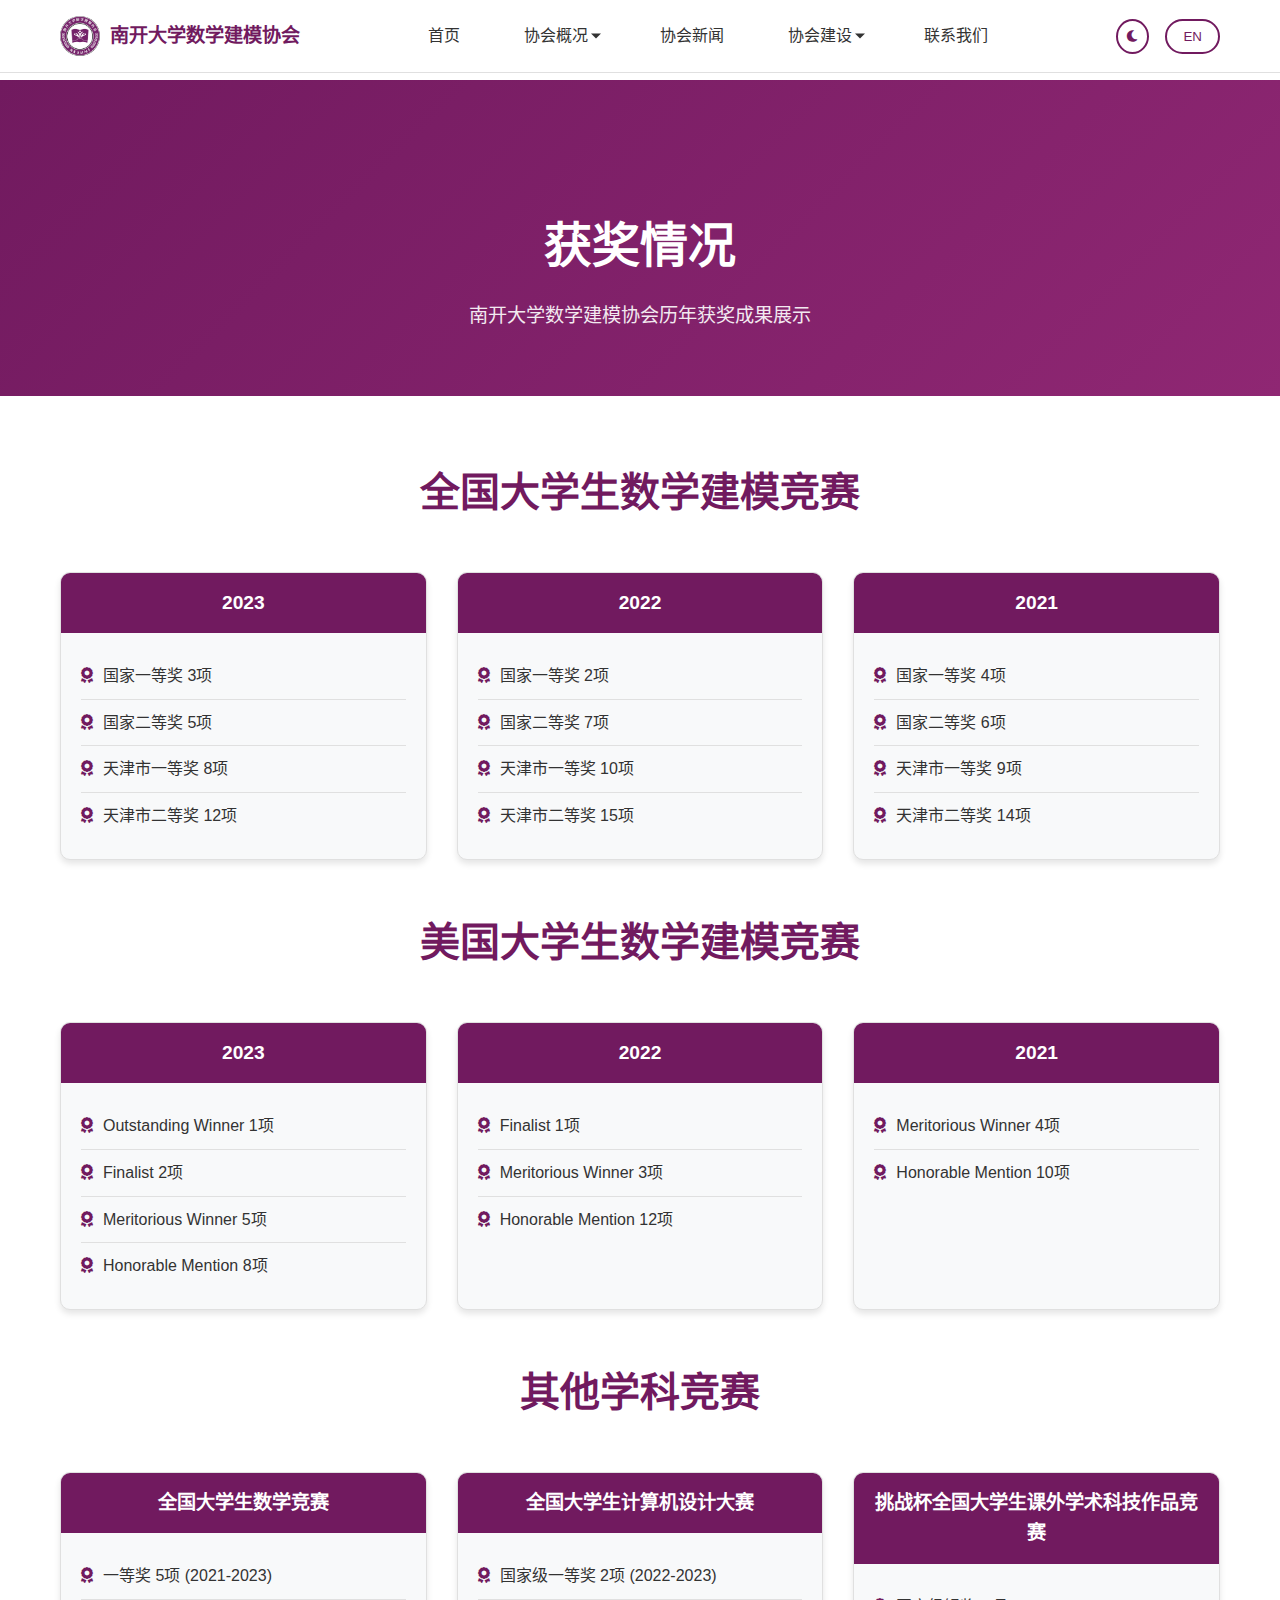
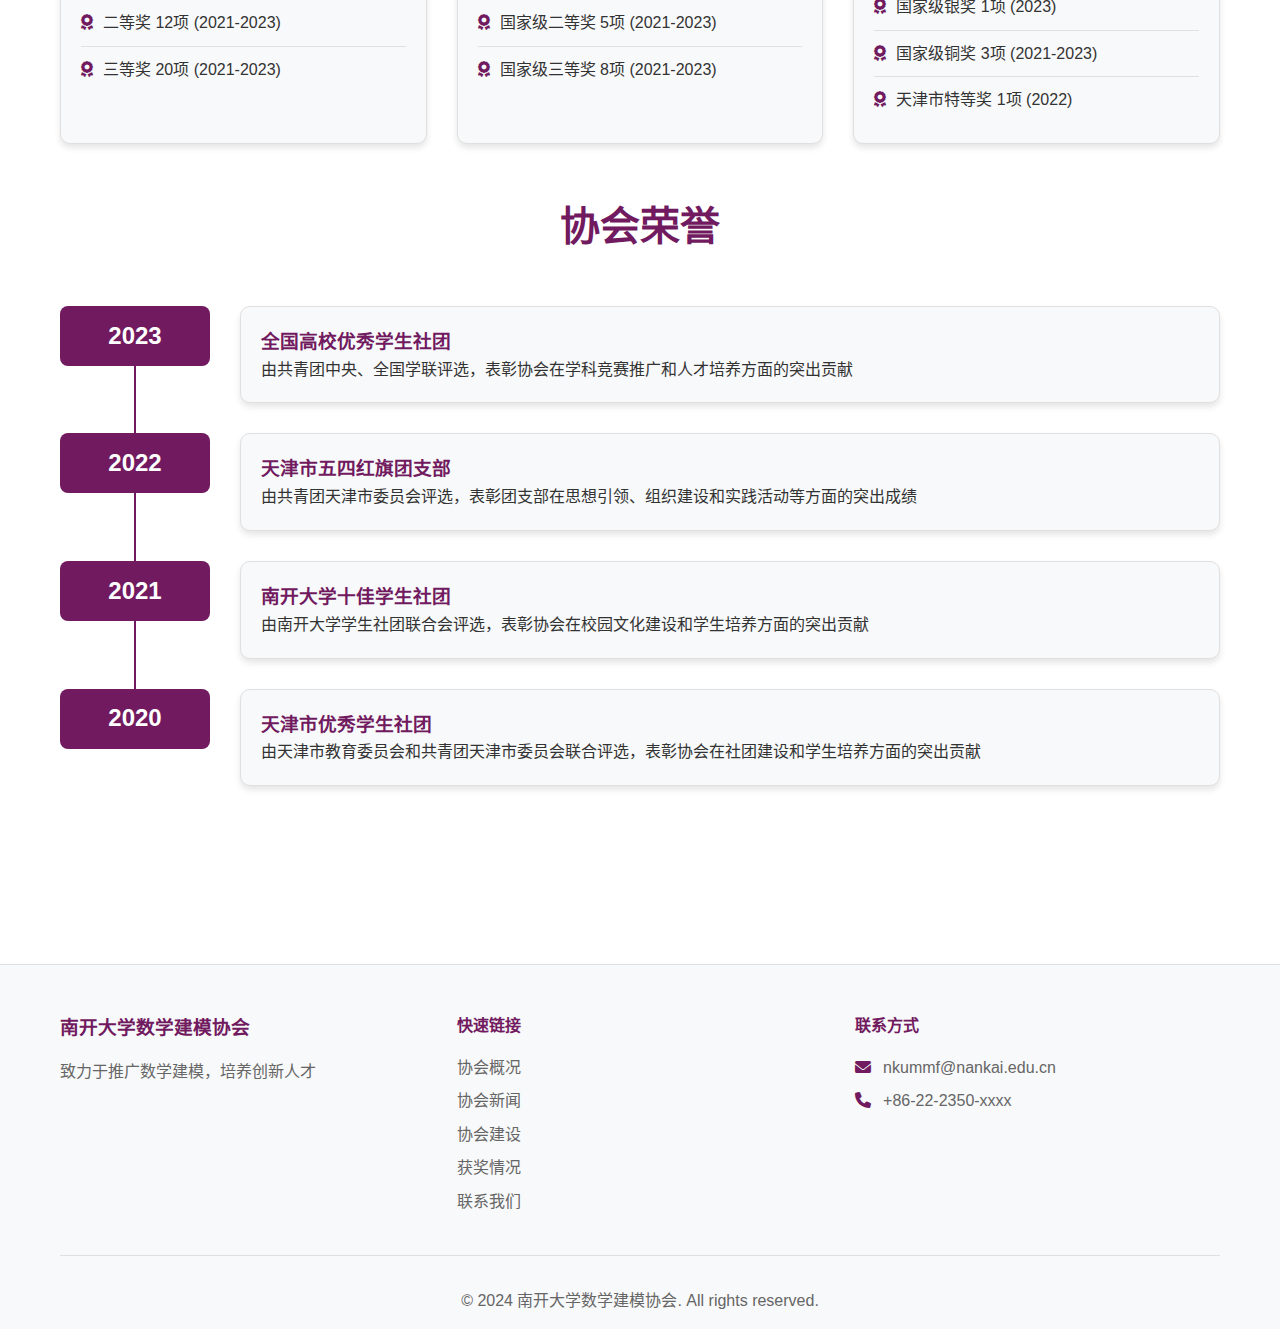
<file: awards.html>
<!DOCTYPE html>
<html lang="zh-CN">
<head>
    <meta charset="UTF-8">
    <meta name="viewport" content="width=device-width, initial-scale=1.0">
    <title>获奖情况 - 南开大学数学建模协会</title>
    <link rel="stylesheet" href="styles.css">
    <link rel="icon" href="icon/favicon.ico" type="image/x-icon">
    <link href="https://cdnjs.cloudflare.com/ajax/libs/font-awesome/6.0.0/css/all.min.css" rel="stylesheet">
</head>
<body>
    <!-- 导航栏 -->
    <nav class="navbar">
        <div class="nav-container">
            <div class="nav-logo">
                <img src="icon/nkummf.jpg" alt="NKUMMF Logo" class="logo-img">
                <span class="logo-text" data-zh="南开大学数学建模协会" data-en="NKUMMF">南开大学数学建模协会</span>
            </div>
            <ul class="nav-menu">
                <li class="nav-item">
                    <a href="index.html" class="nav-link" data-zh="首页" data-en="Home">首页</a>
                </li>
                <li class="nav-item dropdown">
                    <a href="javascript:void(0)" class="nav-link dropdown-toggle" data-zh="协会概况" data-en="About">协会概况</a>
                    <ul class="dropdown-menu">
                        <li><a href="about.html" class="dropdown-item" data-zh="协会概况" data-en="About Association">协会概况</a></li>
                        <li><a href="organization.html" class="dropdown-item" data-zh="组织架构" data-en="Organization">组织架构</a></li>
                        <li><a href="youth-league.html" class="dropdown-item" data-zh="团支部" data-en="Youth League Branch">团支部</a></li>
                        <li><a href="former-leaders.html" class="dropdown-item" data-zh="历任负责人" data-en="Former Leaders">历任负责人</a></li>
                    </ul>
                </li>
                <li class="nav-item">
                    <a href="news.html" class="nav-link" data-zh="协会新闻" data-en="News">协会新闻</a>
                </li>
                <li class="nav-item dropdown">
                    <a href="javascript:void(0)" class="nav-link active dropdown-toggle" data-zh="协会建设" data-en="Development">协会建设</a>
                    <ul class="dropdown-menu">
                        <li><a href="development.html" class="dropdown-item" data-zh="协会建设" data-en="Development">协会建设</a></li>
                        <li><a href="awards.html" class="dropdown-item active" data-zh="获奖情况" data-en="Awards">获奖情况</a></li>
                    </ul>
                </li>
                <li class="nav-item">
                    <a href="contact.html" class="nav-link" data-zh="联系我们" data-en="Contact">联系我们</a>
                </li>
            </ul>
            <div class="nav-controls">
                <button class="theme-toggle" id="themeToggle">
                    <i class="fas fa-moon"></i>
                </button>
                <button class="lang-toggle" id="langToggle">
                    <span class="lang-text">EN</span>
                </button>
                <div class="hamburger" id="hamburger">
                    <span></span>
                    <span></span>
                    <span></span>
                </div>
            </div>
        </div>
    </nav>

    <!-- 页面标题 -->
    <section class="page-header">
        <div class="container">
            <h1 data-zh="获奖情况" data-en="Awards">获奖情况</h1>
            <p data-zh="南开大学数学建模协会历年获奖成果展示" data-en="Showcase of Nankai University Mathematical Modeling Federation's Awards">南开大学数学建模协会历年获奖成果展示</p>
        </div>
    </section>

    <!-- 主要内容 -->
    <main class="main-content">
        <div class="container">
            <!-- 全国大学生数学建模竞赛 -->
            <section class="awards-section">
                <h2 class="section-title" data-zh="全国大学生数学建模竞赛" data-en="National Mathematical Contest in Modeling">全国大学生数学建模竞赛</h2>
                <div class="awards-grid">
                    <div class="award-year-card">
                        <div class="award-year">2023</div>
                        <div class="award-content">
                            <ul class="award-list">
                                <li data-zh="国家一等奖 3项" data-en="3 National First Prizes">国家一等奖 3项</li>
                                <li data-zh="国家二等奖 5项" data-en="5 National Second Prizes">国家二等奖 5项</li>
                                <li data-zh="天津市一等奖 8项" data-en="8 Tianjin First Prizes">天津市一等奖 8项</li>
                                <li data-zh="天津市二等奖 12项" data-en="12 Tianjin Second Prizes">天津市二等奖 12项</li>
                            </ul>
                        </div>
                    </div>
                    <div class="award-year-card">
                        <div class="award-year">2022</div>
                        <div class="award-content">
                            <ul class="award-list">
                                <li data-zh="国家一等奖 2项" data-en="2 National First Prizes">国家一等奖 2项</li>
                                <li data-zh="国家二等奖 7项" data-en="7 National Second Prizes">国家二等奖 7项</li>
                                <li data-zh="天津市一等奖 10项" data-en="10 Tianjin First Prizes">天津市一等奖 10项</li>
                                <li data-zh="天津市二等奖 15项" data-en="15 Tianjin Second Prizes">天津市二等奖 15项</li>
                            </ul>
                        </div>
                    </div>
                    <div class="award-year-card">
                        <div class="award-year">2021</div>
                        <div class="award-content">
                            <ul class="award-list">
                                <li data-zh="国家一等奖 4项" data-en="4 National First Prizes">国家一等奖 4项</li>
                                <li data-zh="国家二等奖 6项" data-en="6 National Second Prizes">国家二等奖 6项</li>
                                <li data-zh="天津市一等奖 9项" data-en="9 Tianjin First Prizes">天津市一等奖 9项</li>
                                <li data-zh="天津市二等奖 14项" data-en="14 Tianjin Second Prizes">天津市二等奖 14项</li>
                            </ul>
                        </div>
                    </div>
                </div>
            </section>

            <!-- 美国大学生数学建模竞赛 -->
            <section class="awards-section">
                <h2 class="section-title" data-zh="美国大学生数学建模竞赛" data-en="Mathematical Contest in Modeling (MCM/ICM)">美国大学生数学建模竞赛</h2>
                <div class="awards-grid">
                    <div class="award-year-card">
                        <div class="award-year">2023</div>
                        <div class="award-content">
                            <ul class="award-list">
                                <li data-zh="Outstanding Winner 1项" data-en="1 Outstanding Winner">Outstanding Winner 1项</li>
                                <li data-zh="Finalist 2项" data-en="2 Finalists">Finalist 2项</li>
                                <li data-zh="Meritorious Winner 5项" data-en="5 Meritorious Winners">Meritorious Winner 5项</li>
                                <li data-zh="Honorable Mention 8项" data-en="8 Honorable Mentions">Honorable Mention 8项</li>
                            </ul>
                        </div>
                    </div>
                    <div class="award-year-card">
                        <div class="award-year">2022</div>
                        <div class="award-content">
                            <ul class="award-list">
                                <li data-zh="Finalist 1项" data-en="1 Finalist">Finalist 1项</li>
                                <li data-zh="Meritorious Winner 3项" data-en="3 Meritorious Winners">Meritorious Winner 3项</li>
                                <li data-zh="Honorable Mention 12项" data-en="12 Honorable Mentions">Honorable Mention 12项</li>
                            </ul>
                        </div>
                    </div>
                    <div class="award-year-card">
                        <div class="award-year">2021</div>
                        <div class="award-content">
                            <ul class="award-list">
                                <li data-zh="Meritorious Winner 4项" data-en="4 Meritorious Winners">Meritorious Winner 4项</li>
                                <li data-zh="Honorable Mention 10项" data-en="10 Honorable Mentions">Honorable Mention 10项</li>
                            </ul>
                        </div>
                    </div>
                </div>
            </section>

            <!-- 其他学科竞赛 -->
            <section class="awards-section">
                <h2 class="section-title" data-zh="其他学科竞赛" data-en="Other Discipline Competitions">其他学科竞赛</h2>
                <div class="awards-grid">
                    <div class="award-category-card">
                        <div class="award-category" data-zh="全国大学生数学竞赛" data-en="National College Student Mathematics Competition">全国大学生数学竞赛</div>
                        <div class="award-content">
                            <ul class="award-list">
                                <li data-zh="一等奖 5项 (2021-2023)" data-en="5 First Prizes (2021-2023)">一等奖 5项 (2021-2023)</li>
                                <li data-zh="二等奖 12项 (2021-2023)" data-en="12 Second Prizes (2021-2023)">二等奖 12项 (2021-2023)</li>
                                <li data-zh="三等奖 20项 (2021-2023)" data-en="20 Third Prizes (2021-2023)">三等奖 20项 (2021-2023)</li>
                            </ul>
                        </div>
                    </div>
                    <div class="award-category-card">
                        <div class="award-category" data-zh="全国大学生计算机设计大赛" data-en="National College Student Computer Design Competition">全国大学生计算机设计大赛</div>
                        <div class="award-content">
                            <ul class="award-list">
                                <li data-zh="国家级一等奖 2项 (2022-2023)" data-en="2 National First Prizes (2022-2023)">国家级一等奖 2项 (2022-2023)</li>
                                <li data-zh="国家级二等奖 5项 (2021-2023)" data-en="5 National Second Prizes (2021-2023)">国家级二等奖 5项 (2021-2023)</li>
                                <li data-zh="国家级三等奖 8项 (2021-2023)" data-en="8 National Third Prizes (2021-2023)">国家级三等奖 8项 (2021-2023)</li>
                            </ul>
                        </div>
                    </div>
                    <div class="award-category-card">
                        <div class="award-category" data-zh="挑战杯全国大学生课外学术科技作品竞赛" data-en="Challenge Cup National College Student Extracurricular Academic Science and Technology Works Competition">挑战杯全国大学生课外学术科技作品竞赛</div>
                        <div class="award-content">
                            <ul class="award-list">
                                <li data-zh="国家级银奖 1项 (2023)" data-en="1 National Silver Award (2023)">国家级银奖 1项 (2023)</li>
                                <li data-zh="国家级铜奖 3项 (2021-2023)" data-en="3 National Bronze Awards (2021-2023)">国家级铜奖 3项 (2021-2023)</li>
                                <li data-zh="天津市特等奖 1项 (2022)" data-en="1 Tianjin Special Award (2022)">天津市特等奖 1项 (2022)</li>
                            </ul>
                        </div>
                    </div>
                </div>
            </section>

            <!-- 协会荣誉 -->
            <section class="awards-section">
                <h2 class="section-title" data-zh="协会荣誉" data-en="Association Honors">协会荣誉</h2>
                <div class="awards-timeline">
                    <div class="award-item">
                        <div class="award-year">2023</div>
                        <div class="award-content">
                            <h3 data-zh="全国高校优秀学生社团" data-en="National Outstanding Student Association">全国高校优秀学生社团</h3>
                            <p data-zh="由共青团中央、全国学联评选，表彰协会在学科竞赛推广和人才培养方面的突出贡献" data-en="Selected by the Central Committee of the Communist Youth League and the National Students' Union, recognizing the association's outstanding contribution to discipline competition promotion and talent cultivation">由共青团中央、全国学联评选，表彰协会在学科竞赛推广和人才培养方面的突出贡献</p>
                        </div>
                    </div>
                    <div class="award-item">
                        <div class="award-year">2022</div>
                        <div class="award-content">
                            <h3 data-zh="天津市五四红旗团支部" data-en="Tianjin May 4th Red Flag League Branch">天津市五四红旗团支部</h3>
                            <p data-zh="由共青团天津市委员会评选，表彰团支部在思想引领、组织建设和实践活动等方面的突出成绩" data-en="Selected by the Tianjin Committee of the Communist Youth League, recognizing the League Branch's outstanding achievements in ideological guidance, organizational development, and practical activities">由共青团天津市委员会评选，表彰团支部在思想引领、组织建设和实践活动等方面的突出成绩</p>
                        </div>
                    </div>
                    <div class="award-item">
                        <div class="award-year">2021</div>
                        <div class="award-content">
                            <h3 data-zh="南开大学十佳学生社团" data-en="Nankai University Top Ten Student Associations">南开大学十佳学生社团</h3>
                            <p data-zh="由南开大学学生社团联合会评选，表彰协会在校园文化建设和学生培养方面的突出贡献" data-en="Selected by the Nankai University Student Association Federation, recognizing the association's outstanding contribution to campus culture construction and student cultivation">由南开大学学生社团联合会评选，表彰协会在校园文化建设和学生培养方面的突出贡献</p>
                        </div>
                    </div>
                    <div class="award-item">
                        <div class="award-year">2020</div>
                        <div class="award-content">
                            <h3 data-zh="天津市优秀学生社团" data-en="Tianjin Outstanding Student Association">天津市优秀学生社团</h3>
                            <p data-zh="由天津市教育委员会和共青团天津市委员会联合评选，表彰协会在社团建设和学生培养方面的突出贡献" data-en="Jointly selected by the Tianjin Education Commission and the Tianjin Committee of the Communist Youth League, recognizing the association's outstanding contribution to association construction and student cultivation">由天津市教育委员会和共青团天津市委员会联合评选，表彰协会在社团建设和学生培养方面的突出贡献</p>
                        </div>
                    </div>
                </div>
            </section>
        </div>
    </main>

    <!-- 页脚 -->
    <footer class="footer">
        <div class="container">
            <div class="footer-content">
                <div class="footer-section">
                    <h3 data-zh="南开大学数学建模协会" data-en="NKUMMF">南开大学数学建模协会</h3>
                    <p data-zh="致力于推广数学建模，培养创新人才" data-en="Dedicated to promoting mathematical modeling and cultivating innovative talents">致力于推广数学建模，培养创新人才</p>
                </div>
                <div class="footer-section">
                    <h4 data-zh="快速链接" data-en="Quick Links">快速链接</h4>
                    <ul>
                        <li><a href="about.html" data-zh="协会概况" data-en="About">协会概况</a></li>
                        <li><a href="news.html" data-zh="协会新闻" data-en="News">协会新闻</a></li>
                        <li><a href="development.html" data-zh="协会建设" data-en="Development">协会建设</a></li>
                        <li><a href="awards.html" data-zh="获奖情况" data-en="Awards">获奖情况</a></li>
                        <li><a href="contact.html" data-zh="联系我们" data-en="Contact">联系我们</a></li>
                    </ul>
                </div>
                <div class="footer-section">
                    <h4 data-zh="联系方式" data-en="Contact Info">联系方式</h4>
                    <p><i class="fas fa-envelope"></i> nkummf@nankai.edu.cn</p>
                    <p><i class="fas fa-phone"></i> +86-22-2350-xxxx</p>
                </div>
            </div>
            <div class="footer-bottom">
                <p>&copy; 2024 南开大学数学建模协会. All rights reserved.</p>
            </div>
        </div>
    </footer>

    <script src="script.js"></script>
    
    <style>
        /* 获奖情况页面特定样式 */
        .awards-grid {
            display: grid;
            grid-template-columns: repeat(auto-fill, minmax(300px, 1fr));
            gap: 30px;
            margin-top: 30px;
            margin-bottom: 50px;
        }
        
        .award-year-card, .award-category-card {
            background: var(--surface-color);
            border-radius: 10px;
            box-shadow: var(--shadow);
            overflow: hidden;
            transition: transform 0.3s ease, box-shadow 0.3s ease;
            border: 1px solid var(--border-color);
        }
        
        .award-year-card:hover, .award-category-card:hover {
            transform: translateY(-5px);
            box-shadow: 0 15px 30px rgba(0,0,0,0.1);
        }
        
        .award-year, .award-category {
            background: var(--primary-color);
            color: white;
            padding: 15px 20px;
            font-size: 1.2rem;
            font-weight: 600;
            text-align: center;
        }
        
        .award-content {
            padding: 20px;
        }
        
        .award-list {
            list-style-type: none;
            padding: 0;
            margin: 0;
        }
        
        .award-list li {
            padding: 10px 0;
            border-bottom: 1px solid var(--border-color);
            display: flex;
            align-items: center;
        }
        
        .award-list li:before {
            content: "\f559";
            font-family: "Font Awesome 5 Free";
            font-weight: 900;
            margin-right: 10px;
            color: var(--primary-color);
        }
        
        .award-list li:last-child {
            border-bottom: none;
        }
        
        .awards-timeline {
            margin-top: 30px;
            margin-bottom: 50px;
        }
        
        .award-item {
            display: flex;
            margin-bottom: 30px;
            position: relative;
        }
        
        .award-item:after {
            content: "";
            position: absolute;
            width: 2px;
            background-color: var(--primary-color);
            top: 30px;
            bottom: -30px;
            left: 75px;
            margin-left: -1px;
        }
        
        .award-item:last-child:after {
            display: none;
        }
        
        .award-item .award-year {
            width: 150px;
            height: 60px;
            background: var(--primary-color);
            color: white;
            display: flex;
            justify-content: center;
            align-items: center;
            font-size: 1.5rem;
            font-weight: 700;
            border-radius: 8px;
            position: relative;
            z-index: 1;
        }
        
        .award-item .award-content {
            flex: 1;
            margin-left: 30px;
            background: var(--surface-color);
            padding: 20px;
            border-radius: 10px;
            box-shadow: var(--shadow);
            border: 1px solid var(--border-color);
        }
        
        .award-item h3 {
            margin-top: 0;
            color: var(--primary-color);
        }
        
        /* 响应式调整 */
        @media (max-width: 768px) {
            .awards-grid {
                grid-template-columns: 1fr;
            }
            
            .award-item {
                flex-direction: column;
            }
            
            .award-item .award-year {
                width: 100%;
                margin-bottom: 15px;
            }
            
            .award-item .award-content {
                margin-left: 0;
            }
            
            .award-item:after {
                display: none;
            }
        }
    </style>
</body>
</html>
</file>
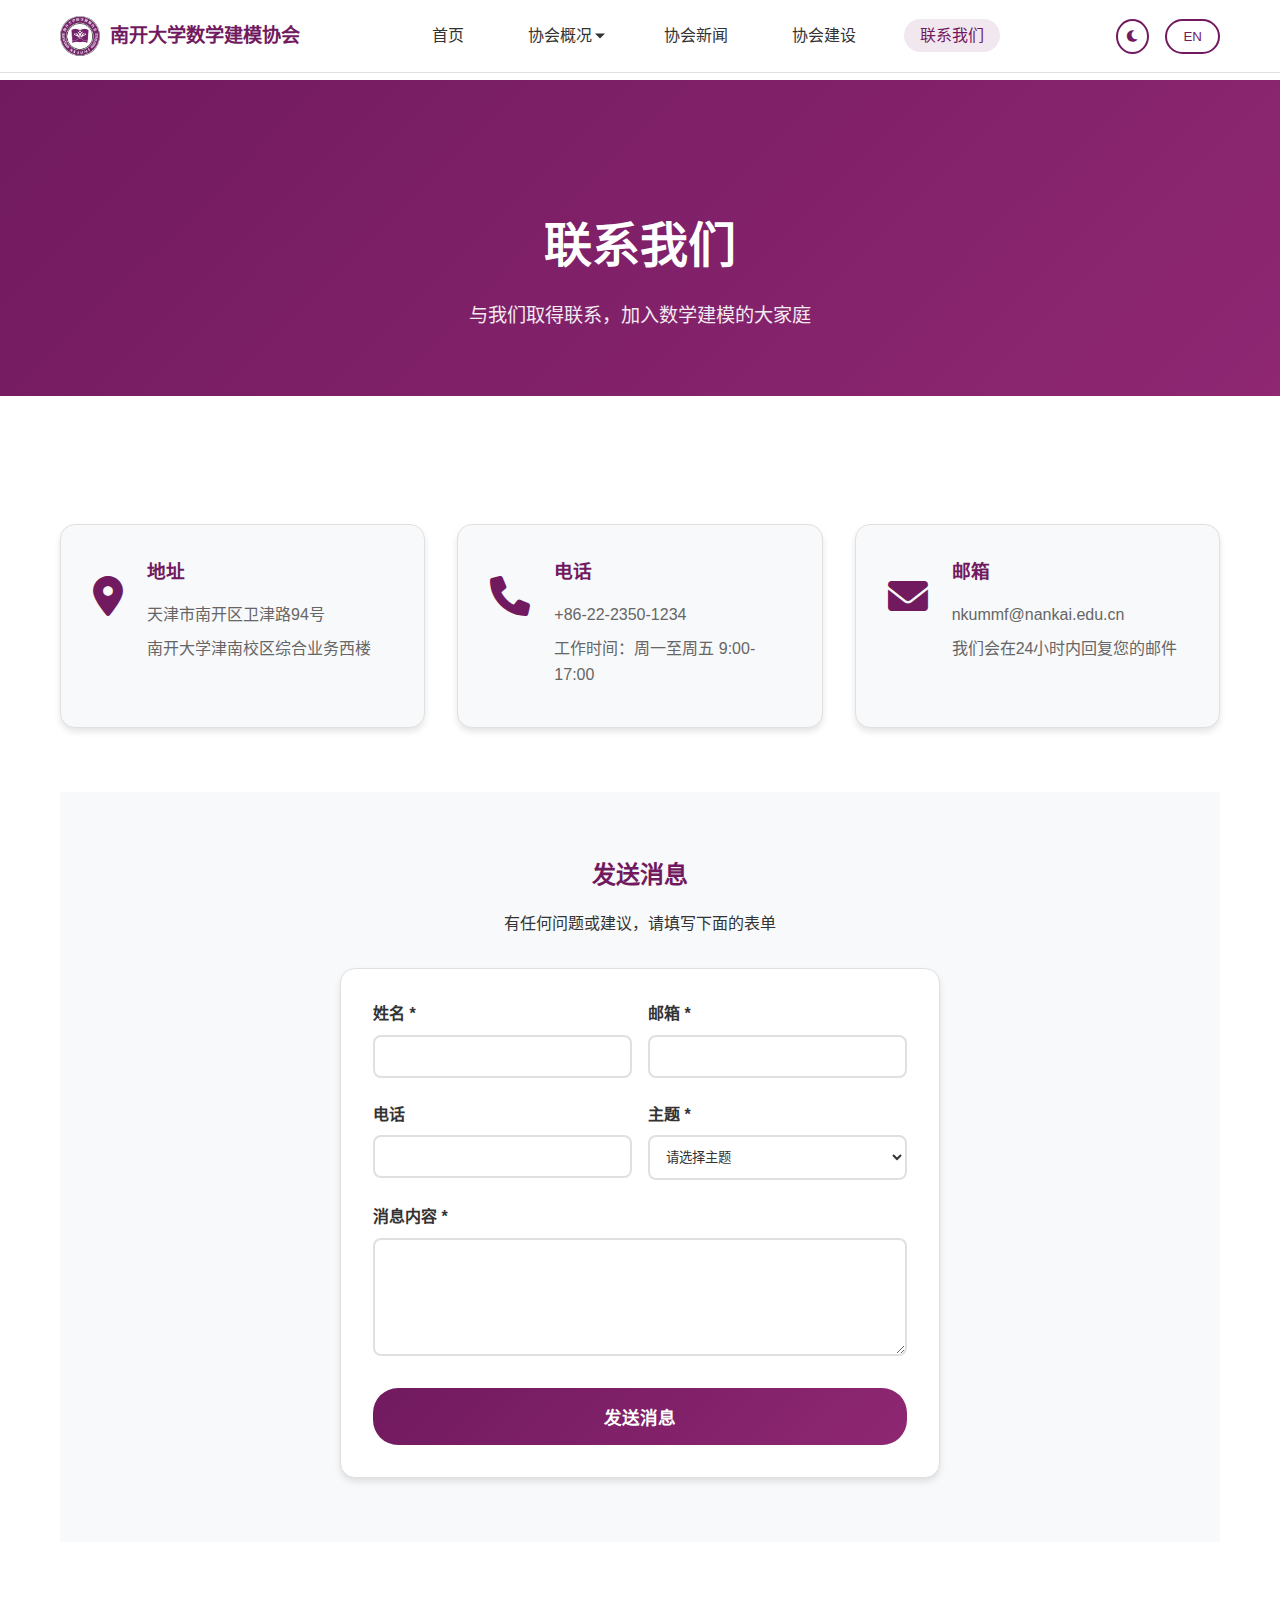
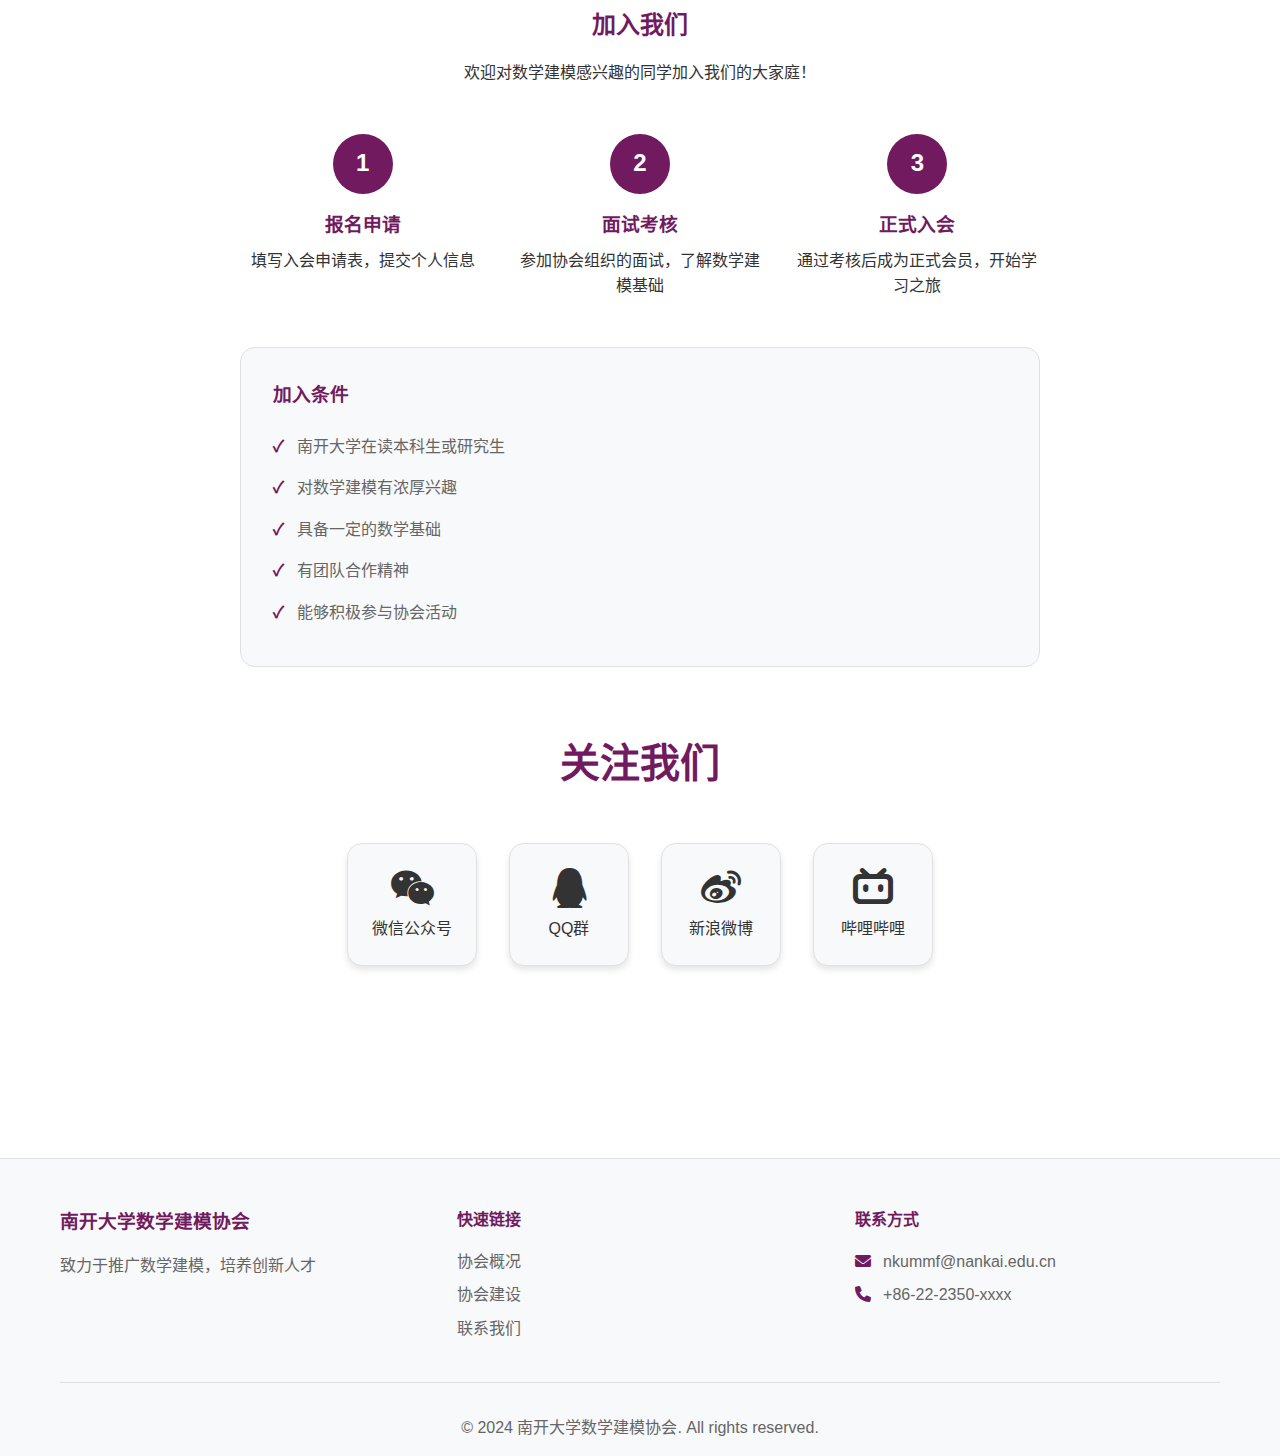
<file: contact.html>
<!DOCTYPE html>
<html lang="zh-CN">
<head>
    <meta charset="UTF-8">
    <meta name="viewport" content="width=device-width, initial-scale=1.0">
    <title>联系我们 - 南开大学数学建模协会</title>
    <link rel="stylesheet" href="styles.css">
    <link rel="icon" href="icon/favicon.ico" type="image/x-icon">
    <link href="https://cdnjs.cloudflare.com/ajax/libs/font-awesome/6.0.0/css/all.min.css" rel="stylesheet">
</head>
<body>
    <!-- 导航栏 -->
    <nav class="navbar">
        <div class="nav-container">
            <div class="nav-logo">
                <img src="icon/nkummf.jpg" alt="NKUMMF Logo" class="logo-img">
                <span class="logo-text" data-zh="南开大学数学建模协会" data-en="NKUMMF">南开大学数学建模协会</span>
            </div>
            <ul class="nav-menu">
                <li class="nav-item">
                    <a href="index.html" class="nav-link" data-zh="首页" data-en="Home">首页</a>
                </li>
                <li class="nav-item dropdown">
                    <a href="javascript:void(0)" class="nav-link dropdown-toggle" data-zh="协会概况" data-en="About">协会概况</a>
                    <ul class="dropdown-menu">
                        <li><a href="about.html" class="dropdown-item" data-zh="协会概况" data-en="About Association">协会概况</a></li>
                        <li><a href="organization.html" class="dropdown-item" data-zh="组织架构" data-en="Organization">组织架构</a></li>
                        <li><a href="youth-league.html" class="dropdown-item" data-zh="团支部" data-en="Youth League Branch">团支部</a></li>
                        <li><a href="former-leaders.html" class="dropdown-item" data-zh="历任负责人" data-en="Former Leaders">历任负责人</a></li>
                    </ul>
                </li>
                <li class="nav-item">
                    <a href="news.html" class="nav-link" data-zh="协会新闻" data-en="News">协会新闻</a>
                </li>
                <li class="nav-item">
                    <a href="development.html" class="nav-link" data-zh="协会建设" data-en="Development">协会建设</a>
                </li>
                <li class="nav-item">
                    <a href="contact.html" class="nav-link active" data-zh="联系我们" data-en="Contact">联系我们</a>
                </li>
            </ul>
            <div class="nav-controls">
                <button class="theme-toggle" id="themeToggle">
                    <i class="fas fa-moon"></i>
                </button>
                <button class="lang-toggle" id="langToggle">
                    <span class="lang-text">EN</span>
                </button>
                <div class="hamburger" id="hamburger">
                    <span></span>
                    <span></span>
                    <span></span>
                </div>
            </div>
        </div>
    </nav>

    <!-- 页面标题 -->
    <section class="page-header">
        <div class="container">
            <h1 data-zh="联系我们" data-en="Contact Us">联系我们</h1>
            <p data-zh="与我们取得联系，加入数学建模的大家庭" data-en="Get in touch with us and join the mathematical modeling family">与我们取得联系，加入数学建模的大家庭</p>
        </div>
    </section>

    <!-- 主要内容 -->
    <main class="main-content">
        <div class="container">
            <!-- 联系信息 -->
            <section class="contact-info">
                <div class="contact-grid">
                    <div class="contact-item">
                        <div class="contact-icon">
                            <i class="fas fa-map-marker-alt"></i>
                        </div>
                        <div class="contact-details">
                            <h3 data-zh="地址" data-en="Address">地址</h3>
                            <p data-zh="天津市南开区卫津路94号" data-en="94 Weijin Road, Nankai District, Tianjin">天津市南开区卫津路94号</p>
                            <p data-zh="南开大学津南校区综合业务西楼" data-en="Comprehensive Business West Building, Jinnan Campus, Nankai University">南开大学津南校区综合业务西楼</p>
                        </div>
                    </div>
                    <div class="contact-item">
                        <div class="contact-icon">
                            <i class="fas fa-phone"></i>
                        </div>
                        <div class="contact-details">
                            <h3 data-zh="电话" data-en="Phone">电话</h3>
                            <p>+86-22-2350-1234</p>
                            <p data-zh="工作时间：周一至周五 9:00-17:00" data-en="Working hours: Monday to Friday 9:00-17:00">工作时间：周一至周五 9:00-17:00</p>
                        </div>
                    </div>
                    <div class="contact-item">
                        <div class="contact-icon">
                            <i class="fas fa-envelope"></i>
                        </div>
                        <div class="contact-details">
                            <h3 data-zh="邮箱" data-en="Email">邮箱</h3>
                            <p>nkummf@nankai.edu.cn</p>
                            <p data-zh="我们会在24小时内回复您的邮件" data-en="We will reply to your email within 24 hours">我们会在24小时内回复您的邮件</p>
                        </div>
                    </div>
                </div>
            </section>

            <!-- 联系表单 -->
            <section class="contact-form-section">
                <div class="form-container">
                    <div class="form-header">
                        <h2 data-zh="发送消息" data-en="Send Message">发送消息</h2>
                        <p data-zh="有任何问题或建议，请填写下面的表单" data-en="If you have any questions or suggestions, please fill out the form below">有任何问题或建议，请填写下面的表单</p>
                    </div>
                    <form class="contact-form" id="contactForm">
                        <div class="form-row">
                            <div class="form-group">
                                <label for="name" data-zh="姓名 *" data-en="Name *">姓名 *</label>
                                <input type="text" id="name" name="name" required>
                            </div>
                            <div class="form-group">
                                <label for="email" data-zh="邮箱 *" data-en="Email *">邮箱 *</label>
                                <input type="email" id="email" name="email" required>
                            </div>
                        </div>
                        <div class="form-row">
                            <div class="form-group">
                                <label for="phone" data-zh="电话" data-en="Phone">电话</label>
                                <input type="tel" id="phone" name="phone">
                            </div>
                            <div class="form-group">
                                <label for="subject" data-zh="主题 *" data-en="Subject *">主题 *</label>
                                <select id="subject" name="subject" required>
                                    <option value="" data-zh="请选择主题" data-en="Please select a subject">请选择主题</option>
                                    <option value="join" data-zh="加入协会" data-en="Join Association">加入协会</option>
                                    <option value="cooperation" data-zh="合作咨询" data-en="Cooperation Inquiry">合作咨询</option>
                                    <option value="feedback" data-zh="意见反馈" data-en="Feedback">意见反馈</option>
                                    <option value="other" data-zh="其他" data-en="Other">其他</option>
                                </select>
                            </div>
                        </div>
                        <div class="form-group">
                            <label for="message" data-zh="消息内容 *" data-en="Message *">消息内容 *</label>
                            <textarea id="message" name="message" rows="6" required></textarea>
                        </div>
                        <button type="submit" class="submit-btn" data-zh="发送消息" data-en="Send Message">发送消息</button>
                    </form>
                </div>
            </section>

            <!-- 加入我们 -->
            <section class="join-us">
                <div class="join-content">
                    <h2 data-zh="加入我们" data-en="Join Us">加入我们</h2>
                    <p data-zh="欢迎对数学建模感兴趣的同学加入我们的大家庭！" data-en="Welcome students interested in mathematical modeling to join our family!">欢迎对数学建模感兴趣的同学加入我们的大家庭！</p>
                    
                    <div class="join-steps">
                        <div class="step">
                            <div class="step-number">1</div>
                            <div class="step-content">
                                <h3 data-zh="报名申请" data-en="Application">报名申请</h3>
                                <p data-zh="填写入会申请表，提交个人信息" data-en="Fill out the membership application form and submit personal information">填写入会申请表，提交个人信息</p>
                            </div>
                        </div>
                        <div class="step">
                            <div class="step-number">2</div>
                            <div class="step-content">
                                <h3 data-zh="面试考核" data-en="Interview">面试考核</h3>
                                <p data-zh="参加协会组织的面试，了解数学建模基础" data-en="Participate in interviews organized by the association to understand mathematical modeling basics">参加协会组织的面试，了解数学建模基础</p>
                            </div>
                        </div>
                        <div class="step">
                            <div class="step-number">3</div>
                            <div class="step-content">
                                <h3 data-zh="正式入会" data-en="Official Membership">正式入会</h3>
                                <p data-zh="通过考核后成为正式会员，开始学习之旅" data-en="Become an official member after passing the assessment and start your learning journey">通过考核后成为正式会员，开始学习之旅</p>
                            </div>
                        </div>
                    </div>

                    <div class="join-requirements">
                        <h3 data-zh="加入条件" data-en="Requirements">加入条件</h3>
                        <ul>
                            <li data-zh="南开大学在读本科生或研究生" data-en="Undergraduate or graduate students at Nankai University">南开大学在读本科生或研究生</li>
                            <li data-zh="对数学建模有浓厚兴趣" data-en="Have a strong interest in mathematical modeling">对数学建模有浓厚兴趣</li>
                            <li data-zh="具备一定的数学基础" data-en="Have a certain mathematical foundation">具备一定的数学基础</li>
                            <li data-zh="有团队合作精神" data-en="Have team spirit">有团队合作精神</li>
                            <li data-zh="能够积极参与协会活动" data-en="Able to actively participate in association activities">能够积极参与协会活动</li>
                        </ul>
                    </div>
                </div>
            </section>

            <!-- 社交媒体 -->
            <section class="social-media">
                <h2 class="section-title" data-zh="关注我们" data-en="Follow Us">关注我们</h2>
                <div class="social-links">
                    <a href="#" class="social-link">
                        <i class="fab fa-weixin"></i>
                        <span data-zh="微信公众号" data-en="WeChat">微信公众号</span>
                    </a>
                    <a href="#" class="social-link">
                        <i class="fab fa-qq"></i>
                        <span data-zh="QQ群" data-en="QQ Group">QQ群</span>
                    </a>
                    <a href="#" class="social-link">
                        <i class="fab fa-weibo"></i>
                        <span data-zh="新浪微博" data-en="Weibo">新浪微博</span>
                    </a>
                    <a href="#" class="social-link">
                        <i class="fab fa-bilibili"></i>
                        <span data-zh="哔哩哔哩" data-en="Bilibili">哔哩哔哩</span>
                    </a>
                </div>
            </section>
        </div>
    </main>

    <!-- 页脚 -->
    <footer class="footer">
        <div class="container">
            <div class="footer-content">
                <div class="footer-section">
                    <h3 data-zh="南开大学数学建模协会" data-en="NKUMMF">南开大学数学建模协会</h3>
                    <p data-zh="致力于推广数学建模，培养创新人才" data-en="Dedicated to promoting mathematical modeling and cultivating innovative talents">致力于推广数学建模，培养创新人才</p>
                </div>
                <div class="footer-section">
                    <h4 data-zh="快速链接" data-en="Quick Links">快速链接</h4>
                    <ul>
                        <li><a href="about.html" data-zh="协会概况" data-en="About">协会概况</a></li>
                        <li><a href="development.html" data-zh="协会建设" data-en="Development">协会建设</a></li>
                        <li><a href="contact.html" data-zh="联系我们" data-en="Contact">联系我们</a></li>
                    </ul>
                </div>
                <div class="footer-section">
                    <h4 data-zh="联系方式" data-en="Contact Info">联系方式</h4>
                    <p><i class="fas fa-envelope"></i> nkummf@nankai.edu.cn</p>
                    <p><i class="fas fa-phone"></i> +86-22-2350-xxxx</p>
                </div>
            </div>
            <div class="footer-bottom">
                <p>&copy; 2024 南开大学数学建模协会. All rights reserved.</p>
            </div>
        </div>
    </footer>

    <script src="script.js"></script>
</body>
</html>
</file>
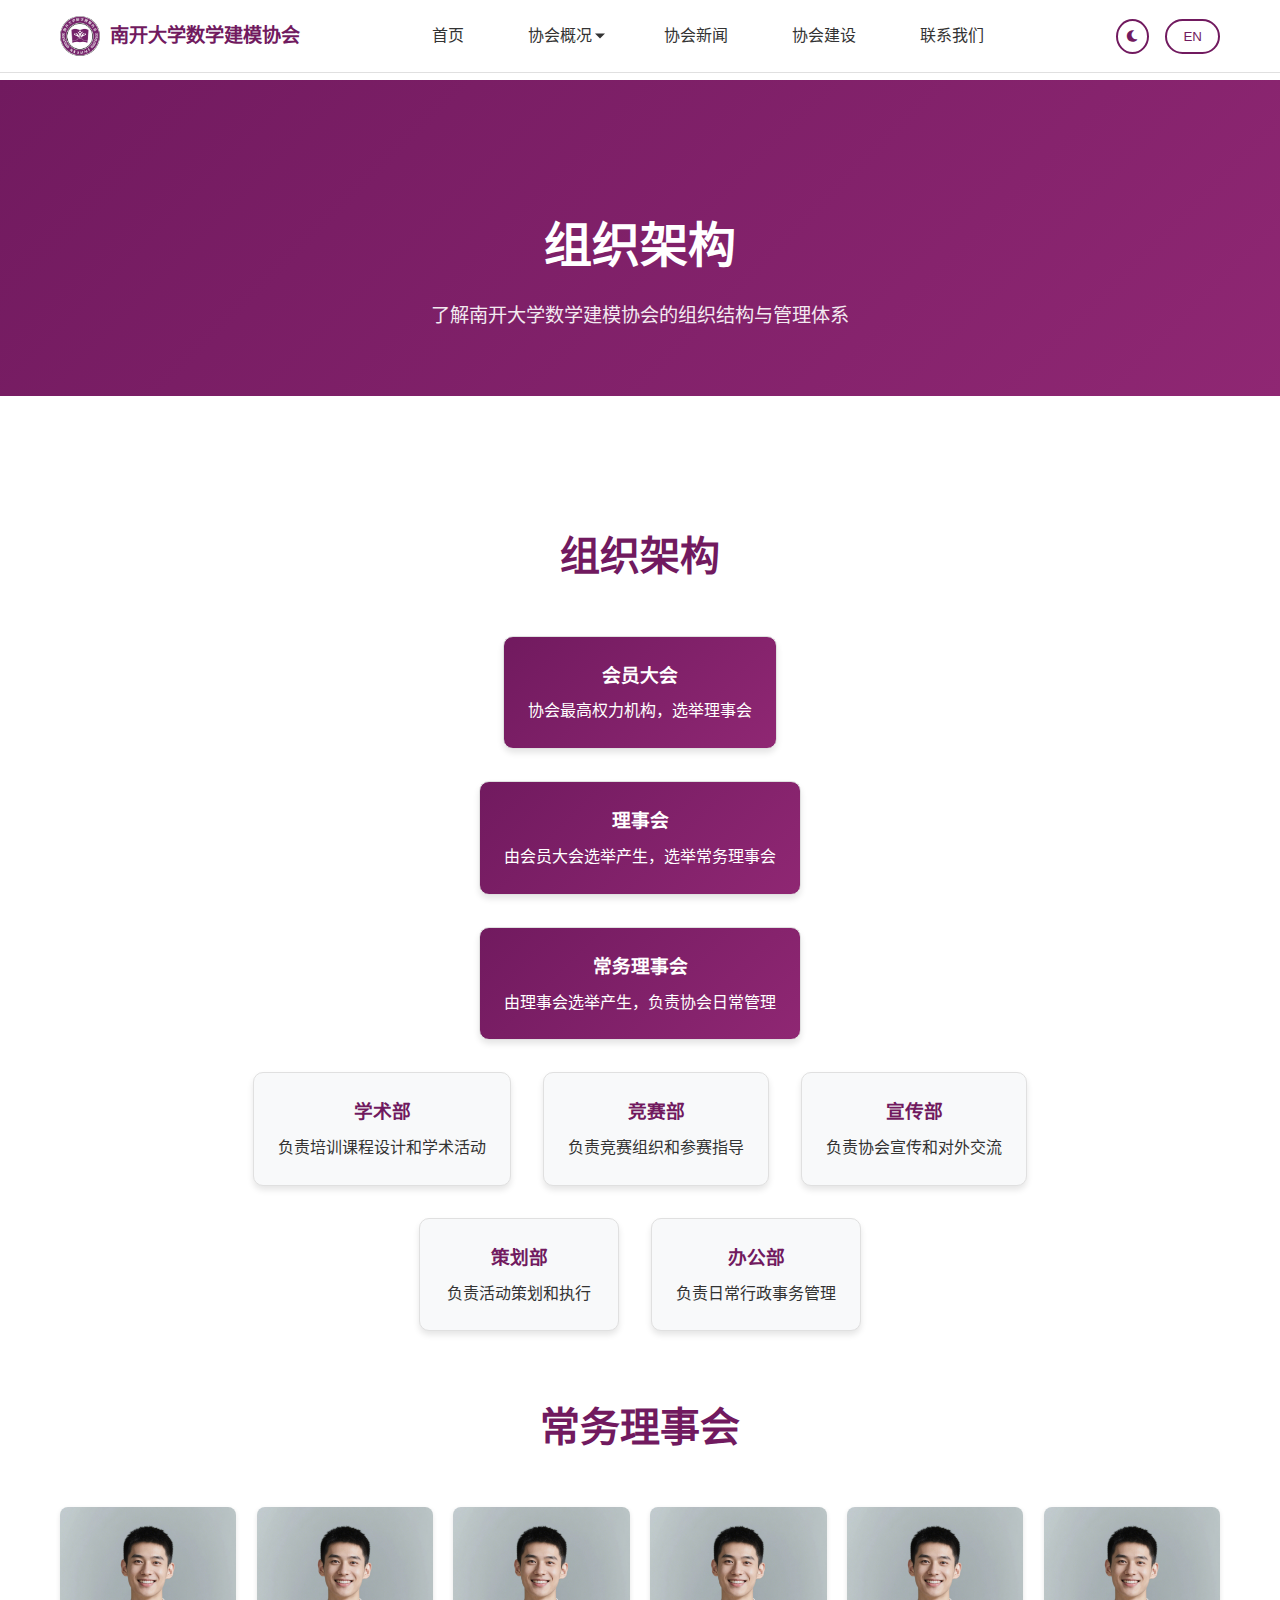
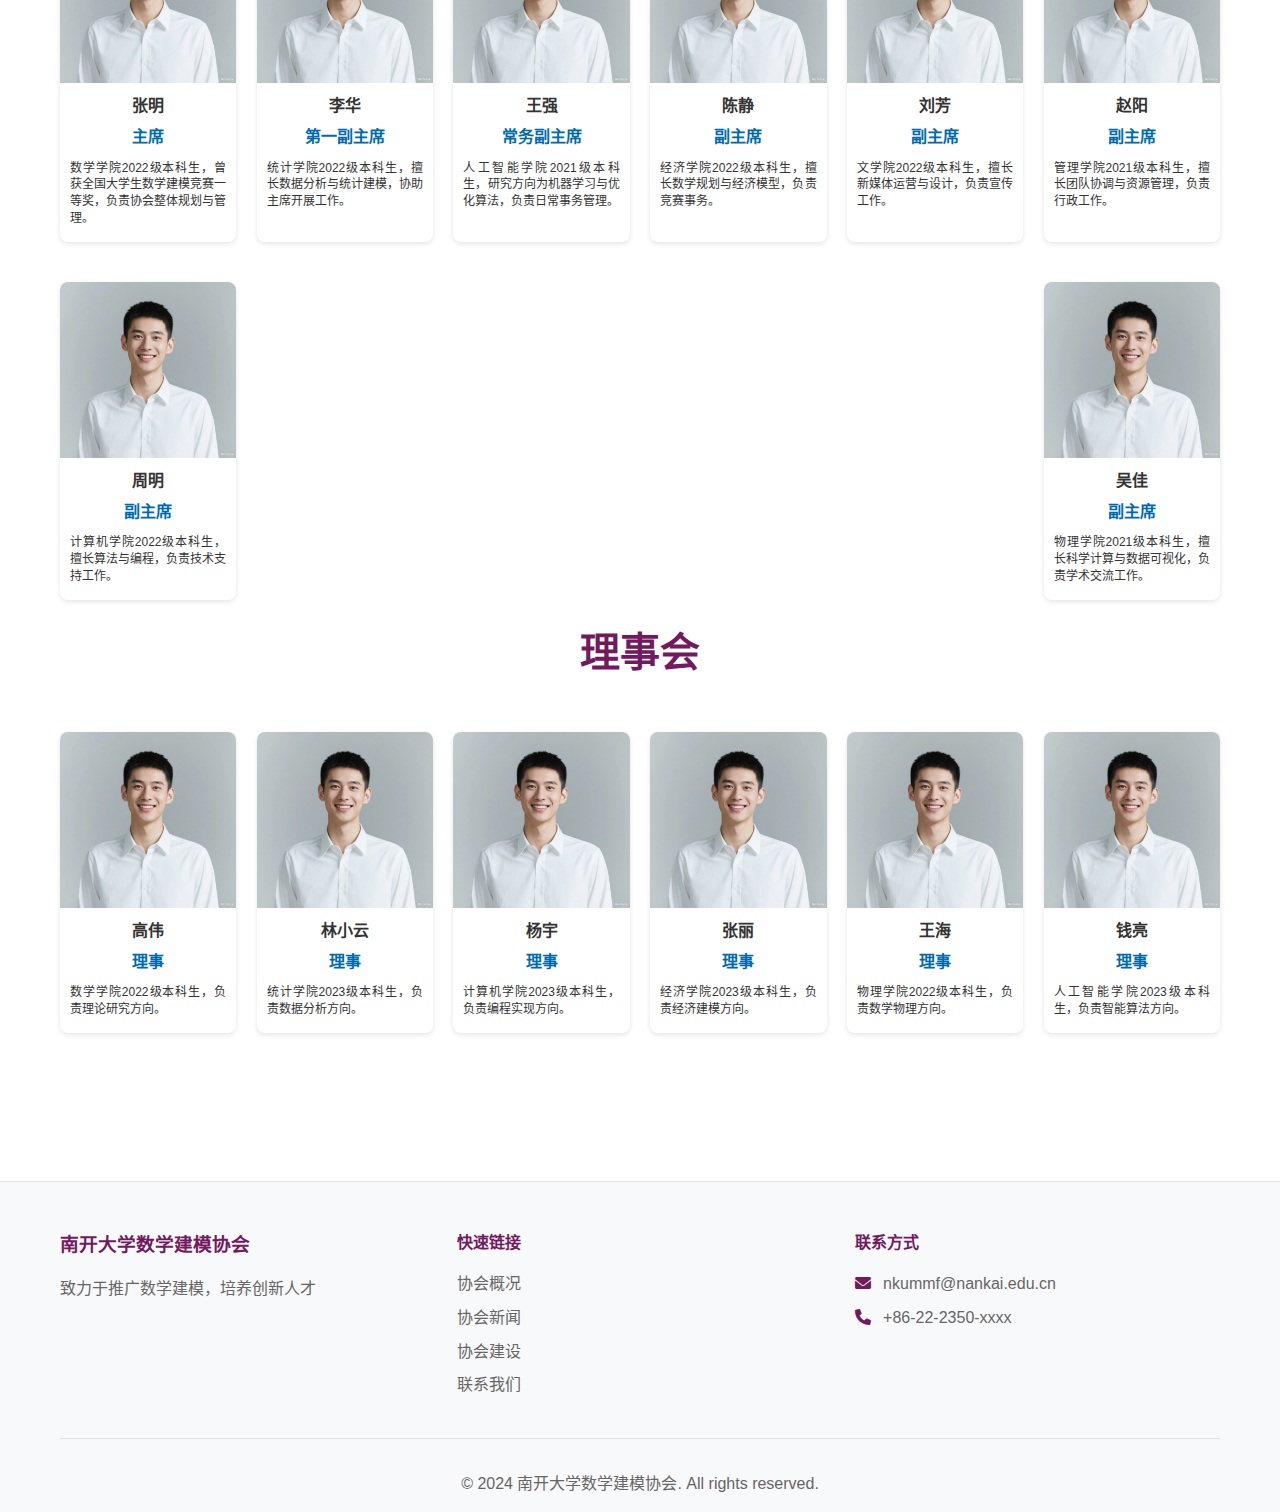
<file: organization.html>
<!DOCTYPE html>
<html lang="zh-CN">
<head>
    <meta charset="UTF-8">
    <meta name="viewport" content="width=device-width, initial-scale=1.0">
    <title>组织架构 - 南开大学数学建模协会</title>
    <link rel="stylesheet" href="styles.css">
    <link rel="icon" href="icon/favicon.ico" type="image/x-icon">
    <link href="https://cdnjs.cloudflare.com/ajax/libs/font-awesome/6.0.0/css/all.min.css" rel="stylesheet">
</head>
<body>
    <!-- 导航栏 -->
    <nav class="navbar">
        <div class="nav-container">
            <div class="nav-logo">
                <img src="icon/nkummf.jpg" alt="NKUMMF Logo" class="logo-img">
                <span class="logo-text" data-zh="南开大学数学建模协会" data-en="NKUMMF">南开大学数学建模协会</span>
            </div>
            <ul class="nav-menu">
                <li class="nav-item">
                    <a href="index.html" class="nav-link" data-zh="首页" data-en="Home">首页</a>
                </li>
                <li class="nav-item dropdown">
                    <a href="javascript:void(0)" class="nav-link active dropdown-toggle" data-zh="协会概况" data-en="About">协会概况</a>
                    <ul class="dropdown-menu">
                        <li><a href="about.html" class="dropdown-item" data-zh="协会概况" data-en="About Association">协会概况</a></li>
                        <li><a href="organization.html" class="dropdown-item active" data-zh="组织架构" data-en="Organization">组织架构</a></li>
                        <li><a href="youth-league.html" class="dropdown-item" data-zh="团支部" data-en="Youth League Branch">团支部</a></li>
                        <li><a href="former-leaders.html" class="dropdown-item" data-zh="历任负责人" data-en="Former Leaders">历任负责人</a></li>
                    </ul>
                </li>
                <li class="nav-item">
                    <a href="news.html" class="nav-link" data-zh="协会新闻" data-en="News">协会新闻</a>
                </li>
                <li class="nav-item">
                    <a href="development.html" class="nav-link" data-zh="协会建设" data-en="Development">协会建设</a>
                </li>
                <li class="nav-item">
                    <a href="contact.html" class="nav-link" data-zh="联系我们" data-en="Contact">联系我们</a>
                </li>
            </ul>
            <div class="nav-controls">
                <button class="theme-toggle" id="themeToggle">
                    <i class="fas fa-moon"></i>
                </button>
                <button class="lang-toggle" id="langToggle">
                    <span class="lang-text">EN</span>
                </button>
                <div class="hamburger" id="hamburger">
                    <span></span>
                    <span></span>
                    <span></span>
                </div>
            </div>
        </div>
    </nav>

    <!-- 页面标题 -->
    <section class="page-header">
        <div class="container">
            <h1 data-zh="组织架构" data-en="Organization Structure">组织架构</h1>
            <p data-zh="了解南开大学数学建模协会的组织结构与管理体系" data-en="Learn about the organizational structure and management system of NKUMMF">了解南开大学数学建模协会的组织结构与管理体系</p>
        </div>
    </section>

    <!-- 主要内容 -->
    <main class="main-content">
        <div class="container">
            <!-- 组织架构 -->
            <section class="organization">
                <h2 class="section-title" data-zh="组织架构" data-en="Organization Structure">组织架构</h2>
                <div class="org-chart">
                    <div class="org-level">
                        <div class="org-card president">
                            <h3 data-zh="会员大会" data-en="General Assembly">会员大会</h3>
                            <p data-zh="协会最高权力机构，选举理事会" data-en="Highest authority of the association, elects the Board of Directors">协会最高权力机构，选举理事会</p>
                        </div>
                    </div>
                    <div class="org-level">
                        <div class="org-card president">
                            <h3 data-zh="理事会" data-en="Board of Directors">理事会</h3>
                            <p data-zh="由会员大会选举产生，选举常务理事会" data-en="Elected by the General Assembly, elects the Standing Committee">由会员大会选举产生，选举常务理事会</p>
                        </div>
                    </div>
                    <div class="org-level">
                        <div class="org-card president">
                            <h3 data-zh="常务理事会" data-en="Standing Committee">常务理事会</h3>
                            <p data-zh="由理事会选举产生，负责协会日常管理" data-en="Elected by the Board of Directors, responsible for daily management">由理事会选举产生，负责协会日常管理</p>
                        </div>
                    </div>
                    <div class="org-level">
                        <div class="org-card">
                            <h3 data-zh="学术部" data-en="Academic Department">学术部</h3>
                            <p data-zh="负责培训课程设计和学术活动" data-en="Responsible for training course design and academic activities">负责培训课程设计和学术活动</p>
                        </div>
                        <div class="org-card">
                            <h3 data-zh="竞赛部" data-en="Competition Department">竞赛部</h3>
                            <p data-zh="负责竞赛组织和参赛指导" data-en="Responsible for competition organization and participation guidance">负责竞赛组织和参赛指导</p>
                        </div>
                        <div class="org-card">
                            <h3 data-zh="宣传部" data-en="Publicity Department">宣传部</h3>
                            <p data-zh="负责协会宣传和对外交流" data-en="Responsible for association publicity and external communication">负责协会宣传和对外交流</p>
                        </div>
                    </div>
                    <div class="org-level">
                        <div class="org-card">
                            <h3 data-zh="策划部" data-en="Planning Department">策划部</h3>
                            <p data-zh="负责活动策划和执行" data-en="Responsible for event planning and execution">负责活动策划和执行</p>
                        </div>
                        <div class="org-card">
                            <h3 data-zh="办公部" data-en="Office Department">办公部</h3>
                            <p data-zh="负责日常行政事务管理" data-en="Responsible for daily administrative affairs">负责日常行政事务管理</p>
                        </div>
                    </div>
                </div>
            </section>

            <!-- 常务理事会和理事会 -->
            <section class="leadership-structure">
                <div class="leadership-row">
                    <!-- 常务理事会 -->
                    <div class="leadership-column">
                        <h2 class="section-title" data-zh="常务理事会" data-en="Executive Council">常务理事会</h2>
                        <div class="leaders-grid">
                            <div class="leader-card main-leader">
                                <div class="leader-image">
                                    <img src="images/avatar.png" alt="主席照片">
                                </div>
                                <h3 data-zh="张明" data-en="Zhang Ming">张明</h3>
                                <p class="leader-title" data-zh="主席" data-en="Chairman">主席</p>
                                <p class="leader-intro" data-zh="数学学院2022级本科生，曾获全国大学生数学建模竞赛一等奖，负责协会整体规划与管理。" 
                                   data-en="Undergraduate student of the School of Mathematics, Class of 2022. Won the first prize in the National College Student Mathematical Modeling Competition. Responsible for overall planning and management of the association.">
                                   数学学院2022级本科生，曾获全国大学生数学建模竞赛一等奖，负责协会整体规划与管理。
                                </p>
                            </div>
                            
                            <div class="leader-card main-leader">
                                <div class="leader-image">
                                    <img src="images/avatar.png" alt="第一副主席照片">
                                </div>
                                <h3 data-zh="李华" data-en="Li Hua">李华</h3>
                                <p class="leader-title" data-zh="第一副主席" data-en="First Vice Chairman">第一副主席</p>
                                <p class="leader-intro" data-zh="统计学院2022级本科生，擅长数据分析与统计建模，协助主席开展工作。" 
                                   data-en="Undergraduate student of the School of Statistics, Class of 2022. Specializes in data analysis and statistical modeling. Assists the Chairman in various tasks.">
                                   统计学院2022级本科生，擅长数据分析与统计建模，协助主席开展工作。
                                </p>
                            </div>
                            
                            <div class="leader-card main-leader">
                                <div class="leader-image">
                                    <img src="images/avatar.png" alt="常务副主席照片">
                                </div>
                                <h3 data-zh="王强" data-en="Wang Qiang">王强</h3>
                                <p class="leader-title" data-zh="常务副主席" data-en="Executive Vice Chairman">常务副主席</p>
                                <p class="leader-intro" data-zh="人工智能学院2021级本科生，研究方向为机器学习与优化算法，负责日常事务管理。" 
                                   data-en="Undergraduate student of the School of Artificial Intelligence, Class of 2021. Research focuses on machine learning and optimization algorithms. Responsible for daily affairs management.">
                                   人工智能学院2021级本科生，研究方向为机器学习与优化算法，负责日常事务管理。
                                </p>
                            </div>
                            
                            <div class="leader-card">
                                <div class="leader-image">
                                    <img src="images/avatar.png" alt="副主席照片">
                                </div>
                                <h3 data-zh="陈静" data-en="Chen Jing">陈静</h3>
                                <p class="leader-title" data-zh="副主席" data-en="Vice Chairman">副主席</p>
                                <p class="leader-intro" data-zh="经济学院2022级本科生，擅长数学规划与经济模型，负责竞赛事务。" 
                                   data-en="Undergraduate student of the School of Economics, Class of 2022. Specializes in mathematical programming and economic models. Responsible for competition affairs.">
                                   经济学院2022级本科生，擅长数学规划与经济模型，负责竞赛事务。
                                </p>
                            </div>
                            
                            <div class="leader-card">
                                <div class="leader-image">
                                    <img src="images/avatar.png" alt="副主席照片">
                                </div>
                                <h3 data-zh="刘芳" data-en="Liu Fang">刘芳</h3>
                                <p class="leader-title" data-zh="副主席" data-en="Vice Chairman">副主席</p>
                                <p class="leader-intro" data-zh="文学院2022级本科生，擅长新媒体运营与设计，负责宣传工作。" 
                                   data-en="Undergraduate student of the School of Literature, Class of 2022. Specializes in new media operation and design. Responsible for publicity work.">
                                   文学院2022级本科生，擅长新媒体运营与设计，负责宣传工作。
                                </p>
                            </div>
                            
                            <div class="leader-card">
                                <div class="leader-image">
                                    <img src="images/avatar.png" alt="副主席照片">
                                </div>
                                <h3 data-zh="赵阳" data-en="Zhao Yang">赵阳</h3>
                                <p class="leader-title" data-zh="副主席" data-en="Vice Chairman">副主席</p>
                                <p class="leader-intro" data-zh="管理学院2021级本科生，擅长团队协调与资源管理，负责行政工作。" 
                                   data-en="Undergraduate student of the School of Management, Class of 2021. Specializes in team coordination and resource management. Responsible for administrative work.">
                                   管理学院2021级本科生，擅长团队协调与资源管理，负责行政工作。
                                </p>
                            </div>
                            
                            <div class="leader-card">
                                <div class="leader-image">
                                    <img src="images/avatar.png" alt="副主席照片">
                                </div>
                                <h3 data-zh="周明" data-en="Zhou Ming">周明</h3>
                                <p class="leader-title" data-zh="副主席" data-en="Vice Chairman">副主席</p>
                                <p class="leader-intro" data-zh="计算机学院2022级本科生，擅长算法与编程，负责技术支持工作。" 
                                   data-en="Undergraduate student of the School of Computer Science, Class of 2022. Specializes in algorithms and programming. Responsible for technical support.">
                                   计算机学院2022级本科生，擅长算法与编程，负责技术支持工作。
                                </p>
                            </div>
                            
                            <div class="leader-card">
                                <div class="leader-image">
                                    <img src="images/avatar.png" alt="副主席照片">
                                </div>
                                <h3 data-zh="吴佳" data-en="Wu Jia">吴佳</h3>
                                <p class="leader-title" data-zh="副主席" data-en="Vice Chairman">副主席</p>
                                <p class="leader-intro" data-zh="物理学院2021级本科生，擅长科学计算与数据可视化，负责学术交流工作。" 
                                   data-en="Undergraduate student of the School of Physics, Class of 2021. Specializes in scientific computing and data visualization. Responsible for academic exchange work.">
                                   物理学院2021级本科生，擅长科学计算与数据可视化，负责学术交流工作。
                                </p>
                            </div>
                        </div>
                    </div>
                    
                    <!-- 理事会 -->
                    <div class="leadership-column">
                        <h2 class="section-title" data-zh="理事会" data-en="Board of Directors">理事会</h2>
                        <div class="leaders-grid">
                            <div class="leader-card">
                                <div class="leader-image">
                                    <img src="images/avatar.png" alt="理事照片">
                                </div>
                                <h3 data-zh="高伟" data-en="Gao Wei">高伟</h3>
                                <p class="leader-title" data-zh="理事" data-en="Director">理事</p>
                                <p class="leader-intro" data-zh="数学学院2022级本科生，负责理论研究方向。" 
                                   data-en="Undergraduate student of the School of Mathematics, Class of 2022. Responsible for theoretical research.">
                                   数学学院2022级本科生，负责理论研究方向。
                                </p>
                            </div>
                            
                            <div class="leader-card">
                                <div class="leader-image">
                                    <img src="images/avatar.png" alt="理事照片">
                                </div>
                                <h3 data-zh="林小云" data-en="Lin Xiaoyun">林小云</h3>
                                <p class="leader-title" data-zh="理事" data-en="Director">理事</p>
                                <p class="leader-intro" data-zh="统计学院2023级本科生，负责数据分析方向。" 
                                   data-en="Undergraduate student of the School of Statistics, Class of 2023. Responsible for data analysis.">
                                   统计学院2023级本科生，负责数据分析方向。
                                </p>
                            </div>
                            
                            <div class="leader-card">
                                <div class="leader-image">
                                    <img src="images/avatar.png" alt="理事照片">
                                </div>
                                <h3 data-zh="杨宇" data-en="Yang Yu">杨宇</h3>
                                <p class="leader-title" data-zh="理事" data-en="Director">理事</p>
                                <p class="leader-intro" data-zh="计算机学院2023级本科生，负责编程实现方向。" 
                                   data-en="Undergraduate student of the School of Computer Science, Class of 2023. Responsible for programming implementation.">
                                   计算机学院2023级本科生，负责编程实现方向。
                                </p>
                            </div>
                            
                            <div class="leader-card">
                                <div class="leader-image">
                                    <img src="images/avatar.png" alt="理事照片">
                                </div>
                                <h3 data-zh="张丽" data-en="Zhang Li">张丽</h3>
                                <p class="leader-title" data-zh="理事" data-en="Director">理事</p>
                                <p class="leader-intro" data-zh="经济学院2023级本科生，负责经济建模方向。" 
                                   data-en="Undergraduate student of the School of Economics, Class of 2023. Responsible for economic modeling.">
                                   经济学院2023级本科生，负责经济建模方向。
                                </p>
                            </div>
                            
                            <div class="leader-card">
                                <div class="leader-image">
                                    <img src="images/avatar.png" alt="理事照片">
                                </div>
                                <h3 data-zh="王海" data-en="Wang Hai">王海</h3>
                                <p class="leader-title" data-zh="理事" data-en="Director">理事</p>
                                <p class="leader-intro" data-zh="物理学院2022级本科生，负责数学物理方向。" 
                                   data-en="Undergraduate student of the School of Physics, Class of 2022. Responsible for mathematical physics.">
                                   物理学院2022级本科生，负责数学物理方向。
                                </p>
                            </div>
                            
                            <div class="leader-card">
                                <div class="leader-image">
                                    <img src="images/avatar.png" alt="理事照片">
                                </div>
                                <h3 data-zh="钱亮" data-en="Qian Liang">钱亮</h3>
                                <p class="leader-title" data-zh="理事" data-en="Director">理事</p>
                                <p class="leader-intro" data-zh="人工智能学院2023级本科生，负责智能算法方向。" 
                                   data-en="Undergraduate student of the School of AI, Class of 2023. Responsible for intelligent algorithms.">
                                   人工智能学院2023级本科生，负责智能算法方向。
                                </p>
                            </div>
                        </div>
                    </div>
                </div>
            </section>
                
                <style>
                    .leaders-grid {
                        display: flex;
                        flex-wrap: wrap;
                        justify-content: space-between;
                        gap: 20px;
                    }
                    
                    .leader-card {
                        flex: 0 0 calc(16.666% - 17px); /* 一行六个，考虑到间距 */
                        margin-bottom: 20px;
                        box-shadow: 0 2px 5px rgba(0,0,0,0.1);
                        border-radius: 8px;
                        overflow: hidden;
                        transition: transform 0.3s ease;
                    }
                    
                    .leader-card:hover {
                        transform: translateY(-5px);
                    }
                    
                    .leader-image {
                        width: 100%;
                        height: 0;
                        padding-bottom: 100%; /* 保持正方形比例 */
                        position: relative;
                        overflow: hidden;
                    }
                    
                    .leader-image img {
                        position: absolute;
                        width: 100%;
                        height: 100%;
                        object-fit: cover;
                    }
                    
                    .leader-card h3 {
                        margin: 10px 0 5px;
                        text-align: center;
                        font-size: 16px;
                    }
                    
                    .leader-title {
                        color: #006aac;
                        text-align: center;
                        font-weight: bold;
                        margin: 0 0 10px;
                    }
                    
                    .leader-intro {
                        font-size: 12px;
                        padding: 0 10px 15px;
                        text-align: justify;
                        line-height: 1.4;
                    }
                    
                    /* 响应式调整 */
                    @media (max-width: 1200px) {
                        .leader-card {
                            flex: 0 0 calc(33.333% - 14px); /* 平板上一行三个 */
                        }
                    }
                    
                    @media (max-width: 768px) {
                        .leader-card {
                            flex: 0 0 calc(50% - 10px); /* 手机上一行两个 */
                        }
                    }
                    
                    @media (max-width: 480px) {
                        .leader-card {
                            flex: 0 0 100%; /* 小屏幕手机上一行一个 */
                        }
                    }
                </style>
            </section>
        </div>
    </main>

    <!-- 页脚 -->
    <footer class="footer">
        <div class="container">
            <div class="footer-content">
                <div class="footer-section">
                    <h3 data-zh="南开大学数学建模协会" data-en="NKUMMF">南开大学数学建模协会</h3>
                    <p data-zh="致力于推广数学建模，培养创新人才" data-en="Dedicated to promoting mathematical modeling and cultivating innovative talents">致力于推广数学建模，培养创新人才</p>
                </div>
                <div class="footer-section">
                    <h4 data-zh="快速链接" data-en="Quick Links">快速链接</h4>
                    <ul>
                        <li><a href="about.html" data-zh="协会概况" data-en="About">协会概况</a></li>
                        <li><a href="news.html" data-zh="协会新闻" data-en="News">协会新闻</a></li>
                        <li><a href="development.html" data-zh="协会建设" data-en="Development">协会建设</a></li>
                        <li><a href="contact.html" data-zh="联系我们" data-en="Contact">联系我们</a></li>
                    </ul>
                </div>
                <div class="footer-section">
                    <h4 data-zh="联系方式" data-en="Contact Info">联系方式</h4>
                    <p><i class="fas fa-envelope"></i> nkummf@nankai.edu.cn</p>
                    <p><i class="fas fa-phone"></i> +86-22-2350-xxxx</p>
                </div>
            </div>
            <div class="footer-bottom">
                <p>&copy; 2024 南开大学数学建模协会. All rights reserved.</p>
            </div>
        </div>
    </footer>

    <script src="script.js"></script>
</body>
</html>
</file>
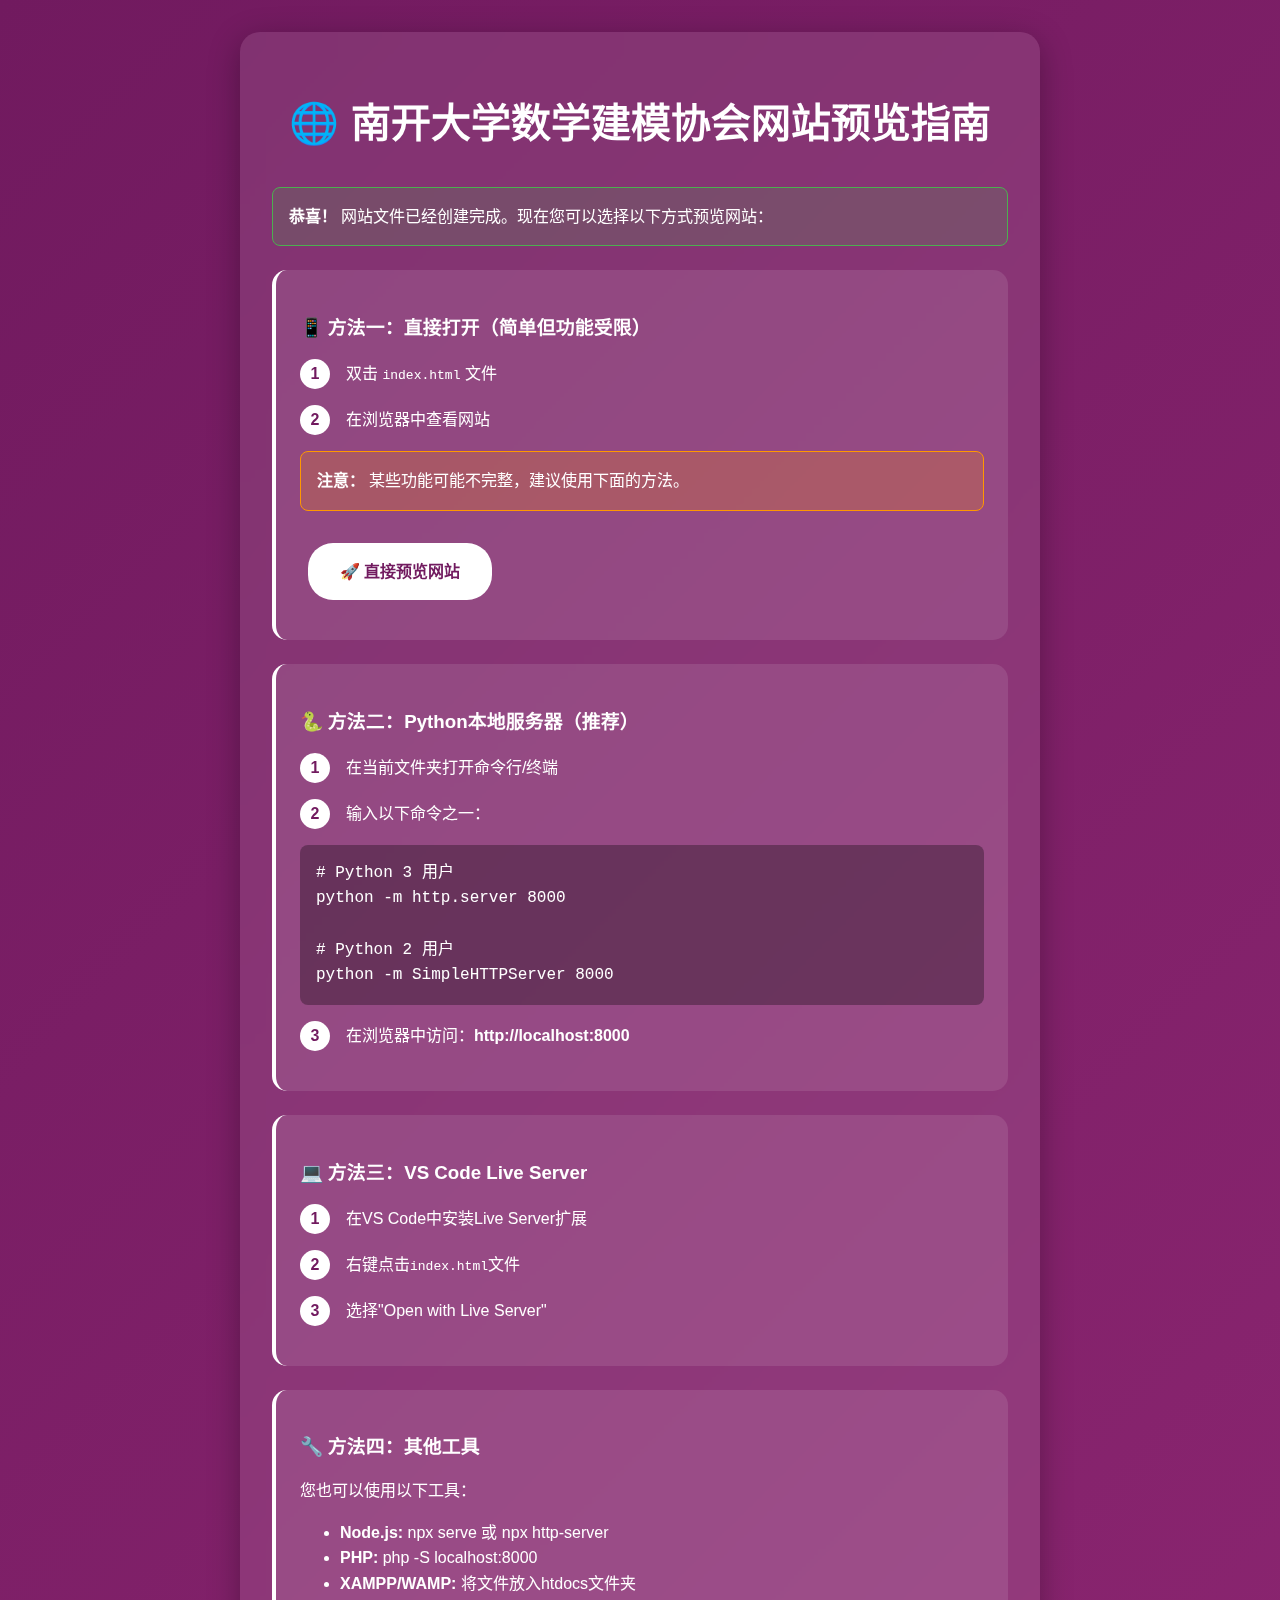
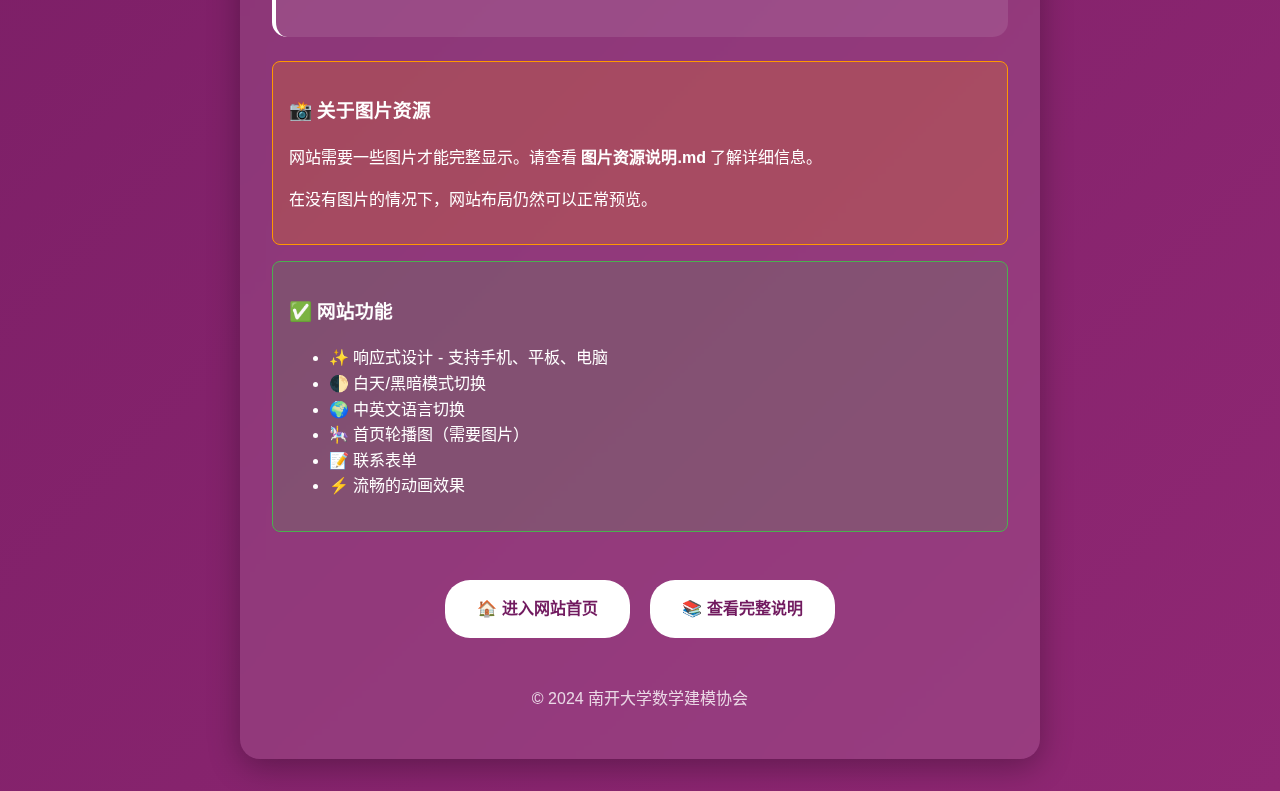
<file: 启动服务器.html>
<!DOCTYPE html>
<html lang="zh-CN">
<head>
    <meta charset="UTF-8">
    <meta name="viewport" content="width=device-width, initial-scale=1.0">
    <title>网站预览指南</title>
    <style>
        body {
            font-family: 'Segoe UI', Tahoma, Geneva, Verdana, sans-serif;
            max-width: 800px;
            margin: 0 auto;
            padding: 2rem;
            line-height: 1.6;
            background: linear-gradient(135deg, #711a5f, #8f2773);
            color: white;
            min-height: 100vh;
        }
        .container {
            background: rgba(255, 255, 255, 0.1);
            backdrop-filter: blur(10px);
            border-radius: 20px;
            padding: 2rem;
            box-shadow: 0 8px 32px rgba(0, 0, 0, 0.3);
        }
        h1 {
            text-align: center;
            margin-bottom: 2rem;
            font-size: 2.5rem;
        }
        .method {
            background: rgba(255, 255, 255, 0.1);
            border-radius: 15px;
            padding: 1.5rem;
            margin: 1.5rem 0;
            border-left: 4px solid #fff;
        }
        .method h3 {
            color: #fff;
            margin-bottom: 1rem;
        }
        .code {
            background: rgba(0, 0, 0, 0.3);
            padding: 1rem;
            border-radius: 8px;
            margin: 1rem 0;
            font-family: 'Courier New', monospace;
            overflow-x: auto;
        }
        .button {
            display: inline-block;
            background: #fff;
            color: #711a5f;
            padding: 1rem 2rem;
            border-radius: 25px;
            text-decoration: none;
            font-weight: bold;
            margin: 1rem 0.5rem;
            transition: all 0.3s ease;
        }
        .button:hover {
            transform: translateY(-2px);
            box-shadow: 0 4px 15px rgba(255, 255, 255, 0.3);
        }
        .warning {
            background: rgba(255, 152, 0, 0.2);
            border: 1px solid #ff9800;
            padding: 1rem;
            border-radius: 8px;
            margin: 1rem 0;
        }
        .success {
            background: rgba(76, 175, 80, 0.2);
            border: 1px solid #4caf50;
            padding: 1rem;
            border-radius: 8px;
            margin: 1rem 0;
        }
        .step {
            display: flex;
            align-items: center;
            margin: 1rem 0;
        }
        .step-number {
            background: #fff;
            color: #711a5f;
            width: 30px;
            height: 30px;
            border-radius: 50%;
            display: flex;
            align-items: center;
            justify-content: center;
            font-weight: bold;
            margin-right: 1rem;
            flex-shrink: 0;
        }
    </style>
</head>
<body>
    <div class="container">
        <h1>🌐 南开大学数学建模协会网站预览指南</h1>
        
        <div class="success">
            <strong>恭喜！</strong> 网站文件已经创建完成。现在您可以选择以下方式预览网站：
        </div>

        <div class="method">
            <h3>📱 方法一：直接打开（简单但功能受限）</h3>
            <div class="step">
                <div class="step-number">1</div>
                <div>双击 <code>index.html</code> 文件</div>
            </div>
            <div class="step">
                <div class="step-number">2</div>
                <div>在浏览器中查看网站</div>
            </div>
            
            <div class="warning">
                <strong>注意：</strong> 某些功能可能不完整，建议使用下面的方法。
            </div>
            
            <a href="index.html" class="button">🚀 直接预览网站</a>
        </div>

        <div class="method">
            <h3>🐍 方法二：Python本地服务器（推荐）</h3>
            <div class="step">
                <div class="step-number">1</div>
                <div>在当前文件夹打开命令行/终端</div>
            </div>
            <div class="step">
                <div class="step-number">2</div>
                <div>输入以下命令之一：</div>
            </div>
            
            <div class="code">
                # Python 3 用户<br>
                python -m http.server 8000<br><br>
                # Python 2 用户<br>
                python -m SimpleHTTPServer 8000
            </div>
            
            <div class="step">
                <div class="step-number">3</div>
                <div>在浏览器中访问：<strong>http://localhost:8000</strong></div>
            </div>
        </div>

        <div class="method">
            <h3>💻 方法三：VS Code Live Server</h3>
            <div class="step">
                <div class="step-number">1</div>
                <div>在VS Code中安装Live Server扩展</div>
            </div>
            <div class="step">
                <div class="step-number">2</div>
                <div>右键点击<code>index.html</code>文件</div>
            </div>
            <div class="step">
                <div class="step-number">3</div>
                <div>选择"Open with Live Server"</div>
            </div>
        </div>

        <div class="method">
            <h3>🔧 方法四：其他工具</h3>
            <p>您也可以使用以下工具：</p>
            <ul>
                <li><strong>Node.js:</strong> npx serve 或 npx http-server</li>
                <li><strong>PHP:</strong> php -S localhost:8000</li>
                <li><strong>XAMPP/WAMP:</strong> 将文件放入htdocs文件夹</li>
            </ul>
        </div>

        <div class="warning">
            <h3>📸 关于图片资源</h3>
            <p>网站需要一些图片才能完整显示。请查看 <strong>图片资源说明.md</strong> 了解详细信息。</p>
            <p>在没有图片的情况下，网站布局仍然可以正常预览。</p>
        </div>

        <div class="success">
            <h3>✅ 网站功能</h3>
            <ul>
                <li>✨ 响应式设计 - 支持手机、平板、电脑</li>
                <li>🌓 白天/黑暗模式切换</li>
                <li>🌍 中英文语言切换</li>
                <li>🎠 首页轮播图（需要图片）</li>
                <li>📝 联系表单</li>
                <li>⚡ 流畅的动画效果</li>
            </ul>
        </div>

        <div style="text-align: center; margin-top: 2rem;">
            <a href="index.html" class="button">🏠 进入网站首页</a>
            <a href="README.md" class="button">📚 查看完整说明</a>
        </div>

        <div style="text-align: center; margin-top: 2rem; opacity: 0.8;">
            <p>© 2024 南开大学数学建模协会</p>
        </div>
    </div>

    <script>
        // 检测是否支持ES6
        try {
            eval('const test = () => {};');
            console.log('✅ 浏览器支持现代JavaScript特性');
        } catch (e) {
            console.log('⚠️ 浏览器可能不支持某些现代特性，建议更新浏览器');
        }
    </script>
</body>
</html>
</file>
<file: styles.css>
/* 全局样式和变量 */
:root {
    --primary-color: #711a5f;
    --primary-dark: #5a1449;
    --primary-light: #8f2773;
    --secondary-color: #f8f9fa;
    --accent-color: #e91e63;
    --text-primary: #333333;
    --text-secondary: #666666;
    --background-color: #ffffff;
    --surface-color: #f8f9fa;
    --border-color: #e0e0e0;
    --shadow: 0 4px 6px rgba(0, 0, 0, 0.1);
    --shadow-hover: 0 8px 15px rgba(0, 0, 0, 0.2);
    --transition: all 0.3s ease;
    --gradient: linear-gradient(135deg, var(--primary-color), var(--primary-light));
}

/* 暗色主题变量 */
[data-theme="dark"] {
    --text-primary: #ffffff;
    --text-secondary: #b0b0b0;
    --background-color: #1a1a1a;
    --surface-color: #2d2d2d;
    --border-color: #404040;
    --shadow: 0 4px 6px rgba(0, 0, 0, 0.3);
    --shadow-hover: 0 8px 15px rgba(0, 0, 0, 0.4);
}

/* 基础重置和字体 */
* {
    margin: 0;
    padding: 0;
    box-sizing: border-box;
}

body {
    font-family: 'Segoe UI', Tahoma, Geneva, Verdana, sans-serif;
    line-height: 1.6;
    color: var(--text-primary);
    background-color: var(--background-color);
    transition: var(--transition);
}

.container {
    max-width: 1200px;
    margin: 0 auto;
    padding: 0 20px;
}

/* 导航栏样式 */
.navbar {
    background: var(--background-color);
    backdrop-filter: blur(10px);
    border-bottom: 1px solid var(--border-color);
    position: fixed;
    top: 0;
    width: 100%;
    z-index: 1000;
    transition: var(--transition);
}

.nav-container {
    display: flex;
    justify-content: space-between;
    align-items: center;
    padding: 1rem 20px;
    max-width: 1200px;
    margin: 0 auto;
}

.nav-logo {
    display: flex;
    align-items: center;
    gap: 10px;
}

.logo-img {
    width: 40px;
    height: 40px;
    border-radius: 50%;
}

.logo-text {
    font-size: 1.2rem;
    font-weight: 700;
    color: var(--primary-color);
}

.nav-menu {
    display: flex;
    list-style: none;
    gap: 2rem;
}

.nav-link {
    text-decoration: none;
    color: var(--text-primary);
    font-weight: 500;
    padding: 0.5rem 1rem;
    border-radius: 25px;
    transition: var(--transition);
    position: relative;
}

.nav-link:hover,
.nav-link.active {
    color: var(--primary-color);
    background: rgba(113, 26, 95, 0.1);
}

.nav-controls {
    display: flex;
    align-items: center;
    gap: 1rem;
}

.theme-toggle,
.lang-toggle {
    background: none;
    border: 2px solid var(--primary-color);
    color: var(--primary-color);
    padding: 0.5rem;
    border-radius: 50%;
    cursor: pointer;
    transition: var(--transition);
}

.lang-toggle {
    border-radius: 20px;
    padding: 0.5rem 1rem;
}

.theme-toggle:hover,
.lang-toggle:hover {
    background: var(--primary-color);
    color: white;
}

.hamburger {
    display: none;
    flex-direction: column;
    cursor: pointer;
}

.hamburger span {
    width: 25px;
    height: 3px;
    background: var(--primary-color);
    margin: 3px 0;
    transition: var(--transition);
}

/* 轮播图样式 */
.hero-slider {
    position: relative;
    height: 100vh;
    overflow: hidden;
    margin-top: 80px;
}

.slider-container {
    position: relative;
    width: 100%;
    height: 100%;
}

.slide {
    position: absolute;
    top: 0;
    left: 0;
    width: 100%;
    height: 100%;
    opacity: 0;
    transition: opacity 0.5s ease-in-out;
}

.slide.active {
    opacity: 1;
}

.slide img {
    width: 100%;
    height: 100%;
    object-fit: cover;
}

.slide-content {
    position: absolute;
    top: 50%;
    left: 50%;
    transform: translate(-50%, -50%);
    text-align: center;
    color: white;
    z-index: 2;
}

.slide-content h1 {
    font-size: 3.5rem;
    margin-bottom: 1rem;
    font-weight: 700;
    text-shadow: 2px 2px 4px rgba(0, 0, 0, 0.5);
}

.slide-content p {
    font-size: 1.5rem;
    margin-bottom: 2rem;
    text-shadow: 1px 1px 2px rgba(0, 0, 0, 0.5);
}

.cta-button {
    background: var(--gradient);
    color: white;
    padding: 1rem 2.5rem;
    border: none;
    border-radius: 50px;
    font-size: 1.1rem;
    font-weight: 600;
    cursor: pointer;
    transition: var(--transition);
    text-transform: uppercase;
    letter-spacing: 1px;
}

.cta-button:hover {
    transform: translateY(-3px);
    box-shadow: var(--shadow-hover);
}

.slider-btn {
    position: absolute;
    top: 50%;
    transform: translateY(-50%);
    background: rgba(255, 255, 255, 0.3);
    color: white;
    border: none;
    padding: 1rem;
    border-radius: 50%;
    cursor: pointer;
    transition: var(--transition);
    font-size: 1.5rem;
    z-index: 3;
}

.prev-btn {
    left: 2rem;
}

.next-btn {
    right: 2rem;
}

.slider-btn:hover {
    background: rgba(255, 255, 255, 0.5);
}

.slider-dots {
    position: absolute;
    bottom: 2rem;
    left: 50%;
    transform: translateX(-50%);
    display: flex;
    gap: 1rem;
    z-index: 3;
}

.dot {
    width: 12px;
    height: 12px;
    border-radius: 50%;
    background: rgba(255, 255, 255, 0.5);
    cursor: pointer;
    transition: var(--transition);
}

.dot.active {
    background: white;
}

/* 页面头部样式 */
.page-header {
    background: var(--gradient);
    color: white;
    text-align: center;
    padding: 8rem 0 4rem;
    margin-top: 80px;
}

.page-header h1 {
    font-size: 3rem;
    margin-bottom: 1rem;
    font-weight: 700;
}

.page-header p {
    font-size: 1.2rem;
    opacity: 0.9;
}

/* 主要内容区域 */
.main-content {
    padding: 4rem 0;
}

/* 通用卡片样式 */
.card {
    background: var(--surface-color);
    border-radius: 15px;
    padding: 2rem;
    box-shadow: var(--shadow);
    transition: var(--transition);
    border: 1px solid var(--border-color);
}

.card:hover {
    transform: translateY(-5px);
    box-shadow: var(--shadow-hover);
}

/* 章节标题 */
.section-title {
    text-align: center;
    font-size: 2.5rem;
    margin-bottom: 3rem;
    color: var(--primary-color);
    font-weight: 700;
}

/* 特色功能区域 */
.features {
    padding: 5rem 0;
    background: var(--surface-color);
}

.features-grid {
    display: grid;
    grid-template-columns: repeat(auto-fit, minmax(250px, 1fr));
    gap: 2rem;
}

.feature-card {
    background: var(--background-color);
    padding: 2rem;
    border-radius: 15px;
    text-align: center;
    box-shadow: var(--shadow);
    transition: var(--transition);
    border: 1px solid var(--border-color);
}

.feature-card:hover {
    transform: translateY(-10px);
    box-shadow: var(--shadow-hover);
}

.feature-icon {
    font-size: 3rem;
    color: var(--primary-color);
    margin-bottom: 1rem;
}

.feature-card h3 {
    font-size: 1.5rem;
    margin-bottom: 1rem;
    color: var(--text-primary);
}

.feature-card p {
    color: var(--text-secondary);
    line-height: 1.6;
}

/* 新闻区域 */
.news {
    padding: 5rem 0;
}

.news-grid {
    display: grid;
    grid-template-columns: repeat(auto-fit, minmax(300px, 1fr));
    gap: 2rem;
}

.news-card {
    background: var(--surface-color);
    border-radius: 15px;
    overflow: hidden;
    box-shadow: var(--shadow);
    transition: var(--transition);
    border: 1px solid var(--border-color);
}

.news-card:hover {
    transform: translateY(-5px);
    box-shadow: var(--shadow-hover);
}

.news-image {
    height: 200px;
    overflow: hidden;
}

.news-image img {
    width: 100%;
    height: 100%;
    object-fit: cover;
}

.news-content {
    padding: 1.5rem;
}

.news-date {
    color: var(--primary-color);
    font-size: 0.9rem;
    font-weight: 600;
}

.news-content h3 {
    margin: 0.5rem 0 1rem;
    font-size: 1.2rem;
    color: var(--text-primary);
}

.news-content p {
    color: var(--text-secondary);
    line-height: 1.5;
}

/* 关于页面样式 */
.about-intro {
    margin-bottom: 4rem;
}

.intro-content {
    display: grid;
    grid-template-columns: 1fr 1fr;
    gap: 3rem;
    align-items: center;
}

.intro-text h2 {
    color: var(--primary-color);
    font-size: 2rem;
    margin-bottom: 1.5rem;
}

.intro-text p {
    color: var(--text-secondary);
    line-height: 1.8;
    margin-bottom: 1rem;
}

.intro-image img {
    width: 100%;
    border-radius: 15px;
    box-shadow: var(--shadow);
}

/* 时间线样式 */
.timeline {
    margin: 4rem 0;
}

.timeline-container {
    position: relative;
    max-width: 800px;
    margin: 0 auto;
}

.timeline-container::before {
    content: '';
    position: absolute;
    left: 50%;
    top: 0;
    bottom: 0;
    width: 4px;
    background: var(--primary-color);
    transform: translateX(-50%);
}

.timeline-item {
    display: flex;
    justify-content: flex-end;
    padding-right: 30px;
    position: relative;
    margin: 2rem 0;
    width: 50%;
}

.timeline-item:nth-child(odd) {
    align-self: flex-end;
    justify-content: flex-start;
    padding-left: 30px;
    padding-right: 0;
}

.timeline-date {
    background: var(--primary-color);
    color: white;
    padding: 0.5rem 1rem;
    border-radius: 20px;
    font-weight: 600;
    position: absolute;
    left: 50%;
    transform: translateX(-50%);
    z-index: 2;
}

.timeline-content {
    background: var(--surface-color);
    padding: 1.5rem;
    border-radius: 10px;
    box-shadow: var(--shadow);
    border: 1px solid var(--border-color);
    max-width: 300px;
    margin-top: 30px;
}

.timeline-content h3 {
    color: var(--primary-color);
    margin-bottom: 0.5rem;
}

/* 组织架构 */
.organization {
    margin: 4rem 0;
}

.org-chart {
    max-width: 800px;
    margin: 0 auto;
}

.org-level {
    display: flex;
    justify-content: center;
    gap: 2rem;
    margin: 2rem 0;
}

.org-card {
    background: var(--surface-color);
    padding: 1.5rem;
    border-radius: 10px;
    text-align: center;
    box-shadow: var(--shadow);
    border: 1px solid var(--border-color);
    min-width: 200px;
}

.org-card.president {
    background: var(--gradient);
    color: white;
}

.org-card h3 {
    margin-bottom: 0.5rem;
    color: var(--primary-color);
}

.org-card.president h3 {
    color: white;
}

/* 成就展示 */
.achievements {
    margin: 4rem 0;
}

.achievements-grid {
    display: grid;
    grid-template-columns: repeat(auto-fit, minmax(300px, 1fr));
    gap: 2rem;
}

.achievement-card {
    display: flex;
    align-items: center;
    background: var(--surface-color);
    padding: 1.5rem;
    border-radius: 10px;
    box-shadow: var(--shadow);
    border: 1px solid var(--border-color);
}

.achievement-icon {
    font-size: 2.5rem;
    color: var(--primary-color);
    margin-right: 1rem;
}

.achievement-info h3 {
    margin-bottom: 0.5rem;
    color: var(--text-primary);
}

.achievement-info p {
    color: var(--text-secondary);
}

/* 培训体系 */
.training-system {
    margin: 4rem 0;
}

.training-levels {
    display: grid;
    grid-template-columns: repeat(auto-fit, minmax(300px, 1fr));
    gap: 2rem;
}

.training-card {
    background: var(--surface-color);
    padding: 2rem;
    border-radius: 15px;
    text-align: center;
    box-shadow: var(--shadow);
    border: 1px solid var(--border-color);
    transition: var(--transition);
}

.training-card:hover {
    transform: translateY(-5px);
    box-shadow: var(--shadow-hover);
}

.training-icon {
    font-size: 3rem;
    color: var(--primary-color);
    margin-bottom: 1rem;
}

.training-card h3 {
    margin-bottom: 1rem;
    color: var(--text-primary);
}

.training-card ul {
    list-style: none;
    text-align: left;
}

.training-card li {
    padding: 0.5rem 0;
    color: var(--text-secondary);
    position: relative;
    padding-left: 1.5rem;
}

.training-card li::before {
    content: '✓';
    position: absolute;
    left: 0;
    color: var(--primary-color);
    font-weight: bold;
}

/* 活动展示 */
.activities {
    margin: 4rem 0;
    background: var(--surface-color);
    padding: 4rem 0;
}

.activities-grid {
    display: grid;
    grid-template-columns: repeat(auto-fit, minmax(280px, 1fr));
    gap: 2rem;
}

.activity-card {
    background: var(--background-color);
    border-radius: 15px;
    overflow: hidden;
    box-shadow: var(--shadow);
    transition: var(--transition);
    border: 1px solid var(--border-color);
}

.activity-card:hover {
    transform: translateY(-5px);
    box-shadow: var(--shadow-hover);
}

.activity-image {
    height: 200px;
    overflow: hidden;
}

.activity-image img {
    width: 100%;
    height: 100%;
    object-fit: cover;
}

.activity-content {
    padding: 1.5rem;
}

.activity-content h3 {
    margin-bottom: 1rem;
    color: var(--primary-color);
}

/* 发展规划 */
.future-plans {
    margin: 4rem 0;
}

.plans-container {
    max-width: 800px;
    margin: 0 auto;
}

.plan-item {
    display: flex;
    align-items: center;
    margin: 2rem 0;
    padding: 1.5rem;
    background: var(--surface-color);
    border-radius: 10px;
    box-shadow: var(--shadow);
    border: 1px solid var(--border-color);
}

.plan-year {
    background: var(--primary-color);
    color: white;
    padding: 1rem;
    border-radius: 10px;
    font-size: 1.5rem;
    font-weight: bold;
    margin-right: 2rem;
    min-width: 80px;
    text-align: center;
}

.plan-content h3 {
    margin-bottom: 0.5rem;
    color: var(--primary-color);
}

/* 资源建设 */
.resources {
    margin: 4rem 0;
}

.resources-grid {
    display: grid;
    grid-template-columns: repeat(auto-fit, minmax(300px, 1fr));
    gap: 2rem;
}

.resource-card {
    background: var(--surface-color);
    padding: 2rem;
    border-radius: 15px;
    text-align: center;
    box-shadow: var(--shadow);
    border: 1px solid var(--border-color);
    transition: var(--transition);
}

.resource-card:hover {
    transform: translateY(-5px);
    box-shadow: var(--shadow-hover);
}

.resource-icon {
    font-size: 3rem;
    color: var(--primary-color);
    margin-bottom: 1rem;
}

.resource-card h3 {
    margin-bottom: 1rem;
    color: var(--text-primary);
}

.resource-card ul {
    list-style: none;
    text-align: left;
}

.resource-card li {
    padding: 0.5rem 0;
    color: var(--text-secondary);
    position: relative;
    padding-left: 1.5rem;
}

.resource-card li::before {
    content: '•';
    position: absolute;
    left: 0;
    color: var(--primary-color);
    font-weight: bold;
}

/* 联系页面样式 */
.contact-info {
    margin: 4rem 0;
}

.contact-grid {
    display: grid;
    grid-template-columns: repeat(auto-fit, minmax(300px, 1fr));
    gap: 2rem;
}

.contact-item {
    display: flex;
    align-items: flex-start;
    background: var(--surface-color);
    padding: 2rem;
    border-radius: 15px;
    box-shadow: var(--shadow);
    border: 1px solid var(--border-color);
}

.contact-icon {
    font-size: 2.5rem;
    color: var(--primary-color);
    margin-right: 1.5rem;
    margin-top: 0.5rem;
}

.contact-details h3 {
    margin-bottom: 1rem;
    color: var(--primary-color);
}

.contact-details p {
    color: var(--text-secondary);
    margin-bottom: 0.5rem;
}

/* 联系表单 */
.contact-form-section {
    margin: 4rem 0;
    background: var(--surface-color);
    padding: 4rem 0;
}

.form-container {
    max-width: 600px;
    margin: 0 auto;
}

.form-header {
    text-align: center;
    margin-bottom: 2rem;
}

.form-header h2 {
    color: var(--primary-color);
    margin-bottom: 1rem;
}

.contact-form {
    background: var(--background-color);
    padding: 2rem;
    border-radius: 15px;
    box-shadow: var(--shadow);
    border: 1px solid var(--border-color);
}

.form-row {
    display: grid;
    grid-template-columns: 1fr 1fr;
    gap: 1rem;
}

.form-group {
    margin-bottom: 1.5rem;
}

.form-group label {
    display: block;
    margin-bottom: 0.5rem;
    color: var(--text-primary);
    font-weight: 600;
}

.form-group input,
.form-group select,
.form-group textarea {
    width: 100%;
    padding: 0.75rem;
    border: 2px solid var(--border-color);
    border-radius: 8px;
    background: var(--background-color);
    color: var(--text-primary);
    transition: var(--transition);
}

.form-group input:focus,
.form-group select:focus,
.form-group textarea:focus {
    outline: none;
    border-color: var(--primary-color);
}

.submit-btn {
    background: var(--gradient);
    color: white;
    padding: 1rem 2rem;
    border: none;
    border-radius: 25px;
    font-size: 1.1rem;
    font-weight: 600;
    cursor: pointer;
    transition: var(--transition);
    width: 100%;
}

.submit-btn:hover {
    transform: translateY(-2px);
    box-shadow: var(--shadow-hover);
}

/* 加入我们 */
.join-us {
    margin: 4rem 0;
}

.join-content {
    max-width: 800px;
    margin: 0 auto;
    text-align: center;
}

.join-content h2 {
    color: var(--primary-color);
    margin-bottom: 1rem;
}

.join-steps {
    display: grid;
    grid-template-columns: repeat(auto-fit, minmax(200px, 1fr));
    gap: 2rem;
    margin: 3rem 0;
}

.step {
    text-align: center;
}

.step-number {
    width: 60px;
    height: 60px;
    background: var(--primary-color);
    color: white;
    border-radius: 50%;
    display: flex;
    align-items: center;
    justify-content: center;
    font-size: 1.5rem;
    font-weight: bold;
    margin: 0 auto 1rem;
}

.step-content h3 {
    margin-bottom: 0.5rem;
    color: var(--primary-color);
}

.join-requirements {
    background: var(--surface-color);
    padding: 2rem;
    border-radius: 15px;
    text-align: left;
    margin-top: 2rem;
    border: 1px solid var(--border-color);
}

.join-requirements h3 {
    color: var(--primary-color);
    margin-bottom: 1rem;
}

.join-requirements ul {
    list-style: none;
}

.join-requirements li {
    padding: 0.5rem 0;
    color: var(--text-secondary);
    position: relative;
    padding-left: 1.5rem;
}

.join-requirements li::before {
    content: '✓';
    position: absolute;
    left: 0;
    color: var(--primary-color);
    font-weight: bold;
}

/* 社交媒体 */
.social-media {
    margin: 4rem 0;
    text-align: center;
}

.social-links {
    display: flex;
    justify-content: center;
    gap: 2rem;
    flex-wrap: wrap;
}

.social-link {
    display: flex;
    flex-direction: column;
    align-items: center;
    text-decoration: none;
    color: var(--text-primary);
    padding: 1.5rem;
    border-radius: 15px;
    background: var(--surface-color);
    box-shadow: var(--shadow);
    transition: var(--transition);
    border: 1px solid var(--border-color);
    min-width: 120px;
}

.social-link:hover {
    transform: translateY(-5px);
    box-shadow: var(--shadow-hover);
    color: var(--primary-color);
}

.social-link i {
    font-size: 2.5rem;
    margin-bottom: 0.5rem;
}

/* 页脚样式 */
.footer {
    background: var(--surface-color);
    border-top: 1px solid var(--border-color);
    padding: 3rem 0 1rem;
    margin-top: 4rem;
}

.footer-content {
    display: grid;
    grid-template-columns: repeat(auto-fit, minmax(250px, 1fr));
    gap: 2rem;
    margin-bottom: 2rem;
}

.footer-section h3,
.footer-section h4 {
    color: var(--primary-color);
    margin-bottom: 1rem;
}

.footer-section ul {
    list-style: none;
}

.footer-section ul li {
    margin-bottom: 0.5rem;
}

.footer-section ul li a {
    color: var(--text-secondary);
    text-decoration: none;
    transition: var(--transition);
}

.footer-section ul li a:hover {
    color: var(--primary-color);
}

.footer-section p {
    color: var(--text-secondary);
    margin-bottom: 0.5rem;
}

.footer-section i {
    margin-right: 0.5rem;
    color: var(--primary-color);
}

.footer-bottom {
    text-align: center;
    padding-top: 2rem;
    border-top: 1px solid var(--border-color);
    color: var(--text-secondary);
}

/* 响应式设计 */
@media (max-width: 768px) {
    .hamburger {
        display: flex;
    }
    
    .nav-menu {
        position: fixed;
        top: 80px;
        left: -100%;
        width: 100%;
        height: calc(100vh - 80px);
        background: var(--background-color);
        flex-direction: column;
        justify-content: flex-start;
        align-items: center;
        padding-top: 2rem;
        transition: var(--transition);
        border-top: 1px solid var(--border-color);
    }
    
    .nav-menu.active {
        left: 0;
    }
    
    .nav-item {
        margin: 1rem 0;
    }
    
    .slide-content h1 {
        font-size: 2.5rem;
    }
    
    .slide-content p {
        font-size: 1.2rem;
    }
    
    .page-header h1 {
        font-size: 2rem;
    }
    
    .section-title {
        font-size: 2rem;
    }
    
    .intro-content {
        grid-template-columns: 1fr;
        gap: 2rem;
    }
    
    .timeline-container::before {
        left: 20px;
    }
    
    .timeline-item {
        width: 100%;
        padding-left: 50px;
        padding-right: 0;
        justify-content: flex-start;
    }
    
    .timeline-date {
        left: 20px;
        transform: translateX(-50%);
        top: 0;
        z-index: 10;
    }
    
    .timeline-content {
        margin-top: 30px;
        max-width: 100%;
    }
    
    .org-level {
        flex-direction: column;
        align-items: center;
    }
    
    .form-row {
        grid-template-columns: 1fr;
    }
    
    .social-links {
        gap: 1rem;
    }
    
    .plan-item {
        flex-direction: column;
        text-align: center;
    }
    
    .plan-year {
        margin-right: 0;
        margin-bottom: 1rem;
    }
    
    .slider-btn {
        display: none;
    }
    
    .dropdown-menu {
        position: static;
        display: none;
        width: 100%;
        box-shadow: none;
        border: none;
        background-color: rgba(113, 26, 95, 0.05);
        margin-top: 0;
        padding-left: 1rem;
    }
    
    .dropdown.active .dropdown-menu {
        display: block;
    }
    
    .dropdown-toggle::after {
        right: auto;
        margin-left: 0.5rem;
    }
}

@media (max-width: 480px) {
    .container {
        padding: 0 15px;
    }
    
    .nav-container {
        padding: 1rem 15px;
    }
    
    .slide-content h1 {
        font-size: 2rem;
    }
    
    .slide-content p {
        font-size: 1rem;
    }
    
    .features-grid,
    .news-grid,
    .activities-grid {
        grid-template-columns: 1fr;
    }
    
    .training-levels {
        grid-template-columns: 1fr;
    }
    
    .join-steps {
        grid-template-columns: 1fr;
    }
}

/* 动画效果 */
@keyframes fadeInUp {
    from {
        opacity: 0;
        transform: translateY(30px);
    }
    to {
        opacity: 1;
        transform: translateY(0);
    }
}

.fade-in-up {
    animation: fadeInUp 0.6s ease-out;
}

/* 滚动条样式 */
::-webkit-scrollbar {
    width: 8px;
}

::-webkit-scrollbar-track {
    background: var(--surface-color);
}

::-webkit-scrollbar-thumb {
    background: var(--primary-color);
    border-radius: 4px;
}

::-webkit-scrollbar-thumb:hover {
    background: var(--primary-dark);
}

/* 下拉菜单样式 */
.dropdown {
    position: relative;
}

.dropdown-toggle {
    position: relative;
    padding-right: 1.5rem !important;
}

.dropdown-toggle::after {
    content: '';
    display: inline-block;
    position: absolute;
    right: 0.7rem;
    top: 50%;
    transform: translateY(-50%);
    width: 0;
    height: 0;
    border-left: 5px solid transparent;
    border-right: 5px solid transparent;
    border-top: 5px solid currentColor;
    margin-left: 0.3em;
    transition: transform 0.3s ease;
}

.dropdown:hover .dropdown-toggle::after {
    transform: translateY(-50%) rotate(180deg);
}

.dropdown-menu {
    position: absolute;
    top: 100%;
    left: 0;
    z-index: 1000;
    display: none;
    min-width: 10rem;
    padding: 0.5rem 0;
    margin: 0.125rem 0 0;
    background-color: var(--background-color);
    border: 1px solid var(--border-color);
    border-radius: 0.5rem;
    box-shadow: var(--shadow);
    transition: all 0.3s ease;
    opacity: 0;
    transform: translateY(10px);
    list-style: none;
}

.dropdown:hover .dropdown-menu {
    display: block;
    opacity: 1;
    transform: translateY(0);
}

.dropdown-item {
    display: block;
    width: 100%;
    padding: 0.5rem 1rem;
    clear: both;
    font-weight: 400;
    color: var(--text-primary);
    text-align: inherit;
    white-space: nowrap;
    background-color: transparent;
    border: 0;
    text-decoration: none;
    transition: var(--transition);
}

.dropdown-item:hover, 
.dropdown-item:focus,
.dropdown-item.active {
    color: var(--primary-color);
    background-color: rgba(113, 26, 95, 0.1);
}

/* 新闻页面样式 */
.news-list {
    margin: 3rem 0;
}

.news-item {
    background: var(--surface-color);
    border-radius: 15px;
    box-shadow: var(--shadow);
    margin-bottom: 2rem;
    border: 1px solid var(--border-color);
    overflow: hidden;
    transition: var(--transition);
}

.news-item:hover {
    transform: translateY(-5px);
    box-shadow: var(--shadow-hover);
}

.news-item-header {
    padding: 1.5rem 2rem;
    border-bottom: 1px solid var(--border-color);
    display: flex;
    justify-content: space-between;
    align-items: center;
    flex-wrap: wrap;
}

.news-item-header h2 {
    color: var(--primary-color);
    font-size: 1.5rem;
    margin: 0;
}

.news-date {
    color: var(--text-secondary);
    font-weight: 500;
}

.news-item-content {
    display: grid;
    grid-template-columns: 300px 1fr;
    gap: 2rem;
    padding: 1.5rem 2rem;
}

.news-item-image img {
    width: 100%;
    height: 200px;
    object-fit: cover;
    border-radius: 10px;
}

.news-item-text {
    color: var(--text-secondary);
    line-height: 1.8;
}

.read-more {
    display: inline-block;
    color: var(--primary-color);
    margin-top: 1rem;
    font-weight: 600;
    text-decoration: none;
}

.read-more:hover {
    text-decoration: underline;
}

.pagination {
    display: flex;
    justify-content: center;
    margin: 3rem 0 1rem;
    gap: 0.5rem;
}

.pagination a {
    color: var(--text-primary);
    padding: 0.5rem 1rem;
    text-decoration: none;
    border: 1px solid var(--border-color);
    border-radius: 5px;
    transition: var(--transition);
}

.pagination a.active,
.pagination a:hover {
    background: var(--primary-color);
    color: white;
}

.pagination a.next {
    padding: 0.5rem 1.5rem;
}

/* 新闻轮播样式 */
.news-carousel {
    position: relative;
    overflow: hidden;
    max-height: 500px;
    margin-bottom: 3rem;
}

.carousel-items {
    display: flex;
    transition: transform 0.5s ease;
}

.carousel-item {
    min-width: 100%;
    display: flex;
    align-items: center;
}

.carousel-content {
    padding: 2rem;
    flex-grow: 1;
}

.carousel-image {
    width: 40%;
    padding: 1rem;
}

.carousel-image img {
    width: 100%;
    border-radius: 10px;
    height: auto;
}

.carousel-controls {
    display: flex;
    justify-content: center;
    margin-top: 1rem;
    gap: 0.5rem;
}

.carousel-dot {
    width: 10px;
    height: 10px;
    border-radius: 50%;
    background: var(--border-color);
    cursor: pointer;
    transition: var(--transition);
}

.carousel-dot.active {
    background: var(--primary-color);
}

.carousel-nav {
    position: absolute;
    top: 50%;
    transform: translateY(-50%);
    background: rgba(255, 255, 255, 0.8);
    width: 40px;
    height: 40px;
    border-radius: 50%;
    display: flex;
    align-items: center;
    justify-content: center;
    cursor: pointer;
    font-size: 1.2rem;
    color: var(--primary-color);
    border: none;
    transition: var(--transition);
}

.carousel-nav:hover {
    background: var(--primary-color);
    color: white;
}

.carousel-prev {
    left: 10px;
}

.carousel-next {
    right: 10px;
}

/* 响应式设计 - 新闻页面 */
@media (max-width: 768px) {
    .news-item-content {
        grid-template-columns: 1fr;
    }
    
    .news-item-header {
        flex-direction: column;
        align-items: flex-start;
    }
    
    .news-date {
        margin-top: 0.5rem;
    }
    
    .carousel-item {
        flex-direction: column;
    }
    
    .carousel-image {
        width: 100%;
    }
}

@media (max-width: 480px) {
    .news-item-header h2 {
        font-size: 1.2rem;
    }
}

/* 新闻详情页样式 */
.news-detail {
    background: var(--surface-color);
    border-radius: 15px;
    padding: 2rem;
    box-shadow: var(--shadow);
    border: 1px solid var(--border-color);
    margin-bottom: 2rem;
}

.news-detail-header {
    border-bottom: 1px solid var(--border-color);
    padding-bottom: 1.5rem;
    margin-bottom: 2rem;
}

.news-detail-header h1 {
    color: var(--primary-color);
    font-size: 2.2rem;
    margin-bottom: 1rem;
}

.news-meta {
    color: var(--text-secondary);
    display: flex;
    gap: 2rem;
}

.news-detail-content {
    display: grid;
    grid-template-columns: 40% 1fr;
    gap: 2rem;
    margin-bottom: 2rem;
}

.news-detail-image img {
    width: 100%;
    border-radius: 10px;
    box-shadow: var(--shadow);
}

.news-detail-text {
    color: var(--text-secondary);
    line-height: 1.8;
}

.news-detail-text p {
    margin-bottom: 1.5rem;
}

.news-navigation {
    display: flex;
    justify-content: space-between;
    margin-top: 2rem;
    padding-top: 1.5rem;
    border-top: 1px solid var(--border-color);
}

.news-navigation a {
    color: var(--primary-color);
    text-decoration: none;
    padding: 0.5rem 1rem;
    border: 1px solid var(--primary-color);
    border-radius: 5px;
    transition: var(--transition);
}

.news-navigation a:hover {
    background: var(--primary-color);
    color: white;
}

.error-message {
    text-align: center;
    padding: 3rem 1rem;
}

.error-message h2 {
    color: var(--primary-color);
    margin-bottom: 1rem;
}

.error-message p {
    color: var(--text-secondary);
    margin-bottom: 2rem;
}

/* 响应式设计 - 新闻详情 */
@media (max-width: 768px) {
    .news-detail-content {
        grid-template-columns: 1fr;
    }
    
    .news-detail-header h1 {
        font-size: 1.8rem;
    }
}

/* 添加新的现代时间线样式 */
.timeline-modern {
    margin: 4rem 0;
}

.timeline-modern-container {
    position: relative;
    max-width: 800px;
    margin: 0 auto;
    padding: 2rem 0;
}

.timeline-modern-container::before {
    content: '';
    position: absolute;
    left: 50%;
    top: 0;
    bottom: 0;
    width: 4px;
    background: var(--primary-color);
    transform: translateX(-50%);
}

.timeline-modern-item {
    position: relative;
    margin-bottom: 3rem;
    display: flex;
    justify-content: center;
    align-items: flex-start;
}

.timeline-modern-year {
    position: absolute;
    left: 50%;
    transform: translateX(-50%);
    z-index: 10;
}

.year-circle {
    background: var(--primary-color);
    color: white;
    width: 80px;
    height: 80px;
    border-radius: 50%;
    display: flex;
    align-items: center;
    justify-content: center;
    font-size: 1.5rem;
    font-weight: bold;
    box-shadow: 0 4px 10px rgba(0, 0, 0, 0.2);
}

.timeline-modern-content {
    background: var(--surface-color);
    padding: 2rem;
    border-radius: 15px;
    box-shadow: var(--shadow);
    border: 1px solid var(--border-color);
    width: calc(50% - 50px);
    margin-top: 100px;
    position: relative;
}

.timeline-modern-content::before {
    content: '';
    position: absolute;
    top: -20px;
    border-style: solid;
    border-width: 0 20px 20px;
    border-color: transparent transparent var(--surface-color);
}

.timeline-modern-item:nth-child(odd) .timeline-modern-content {
    margin-left: auto;
}

.timeline-modern-item:nth-child(odd) .timeline-modern-content::before {
    right: 20px;
}

.timeline-modern-item:nth-child(even) .timeline-modern-content::before {
    left: 20px;
}

.timeline-modern-content h3 {
    color: var(--primary-color);
    margin-bottom: 1rem;
}

/* 移动设备的响应式布局 */
@media (max-width: 768px) {
    .timeline-modern-container::before {
        left: 40px;
    }
    
    .timeline-modern-year {
        left: 40px;
        transform: translateX(-50%);
    }
    
    .timeline-modern-content {
        width: calc(100% - 80px);
        margin-left: 80px !important;
        margin-right: 0 !important;
    }
    
    .timeline-modern-item:nth-child(odd) .timeline-modern-content::before,
    .timeline-modern-item:nth-child(even) .timeline-modern-content::before {
        left: 20px;
    }
    
    .year-circle {
        width: 60px;
        height: 60px;
        font-size: 1.2rem;
    }
}

@media (max-width: 480px) {
    .timeline-modern-content {
        padding: 1.5rem;
    }
    
    .year-circle {
        width: 50px;
        height: 50px;
        font-size: 1rem;
    }
}
</file>
